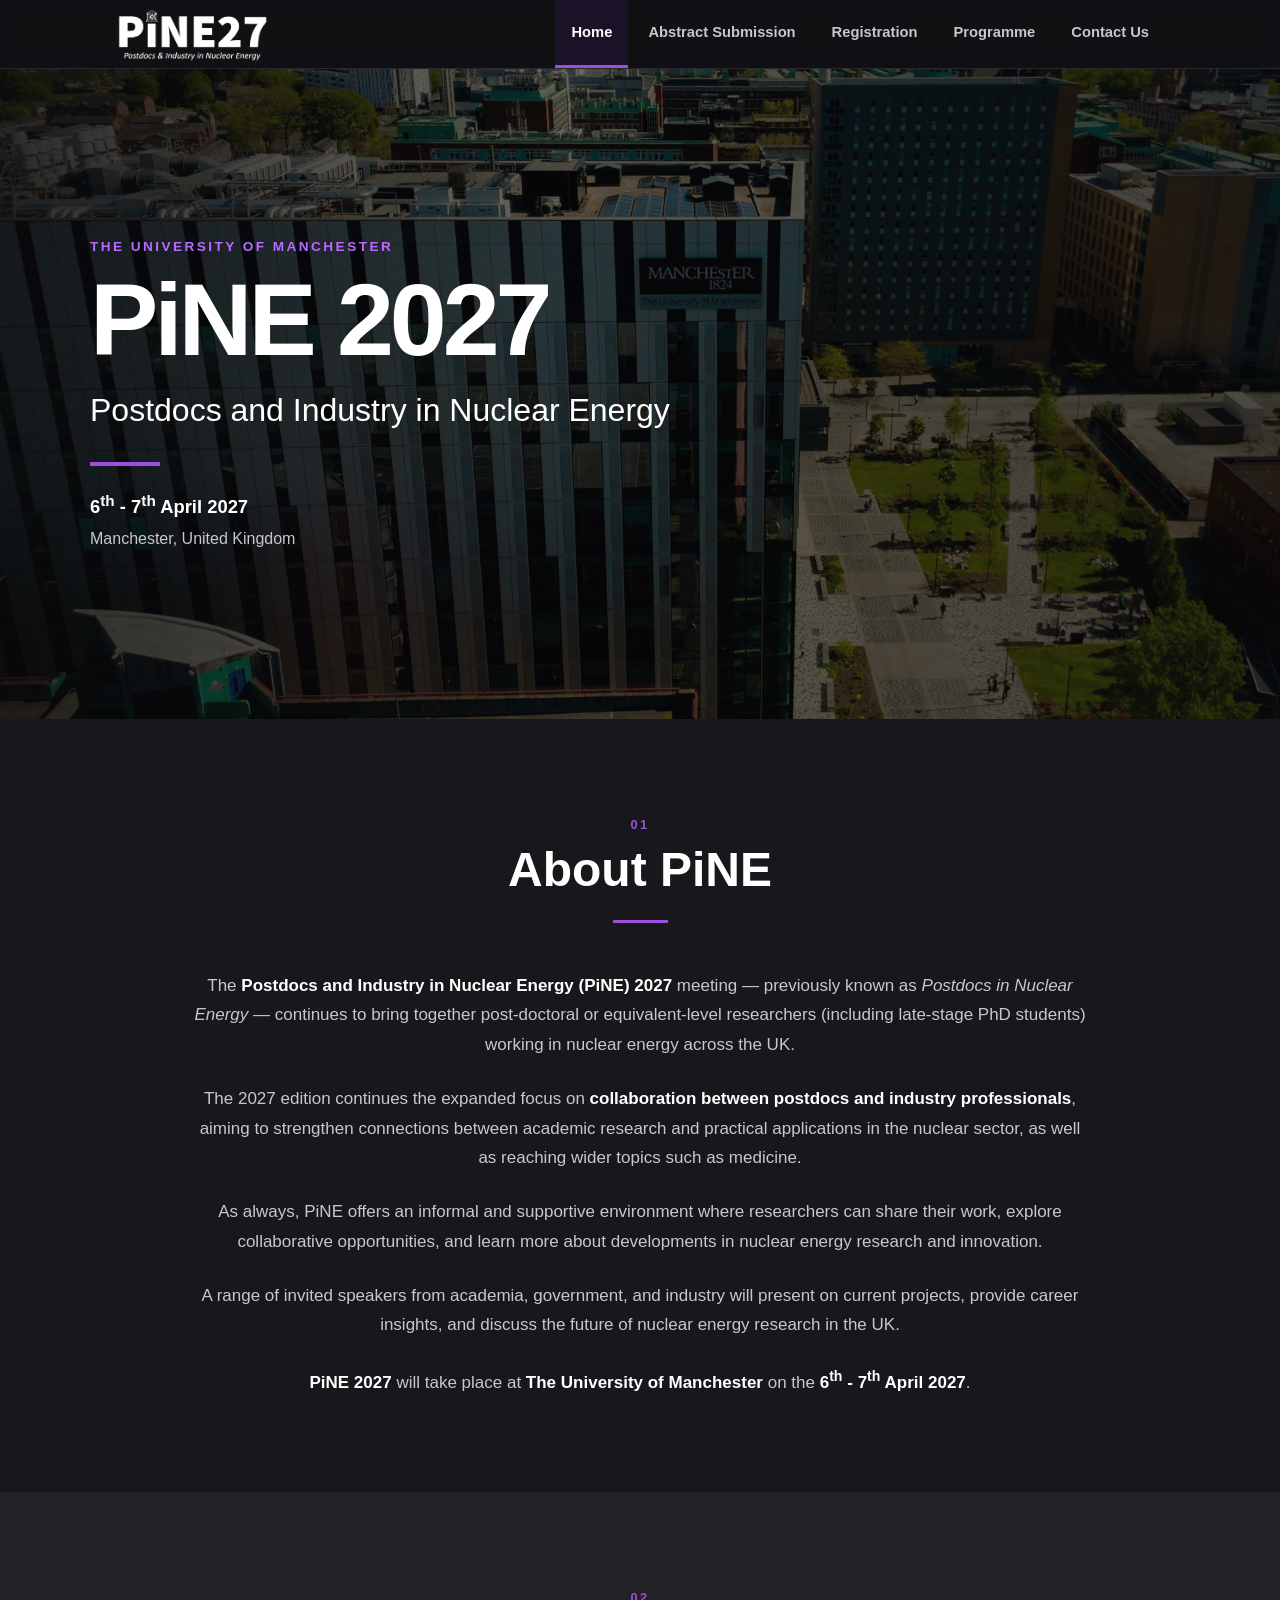
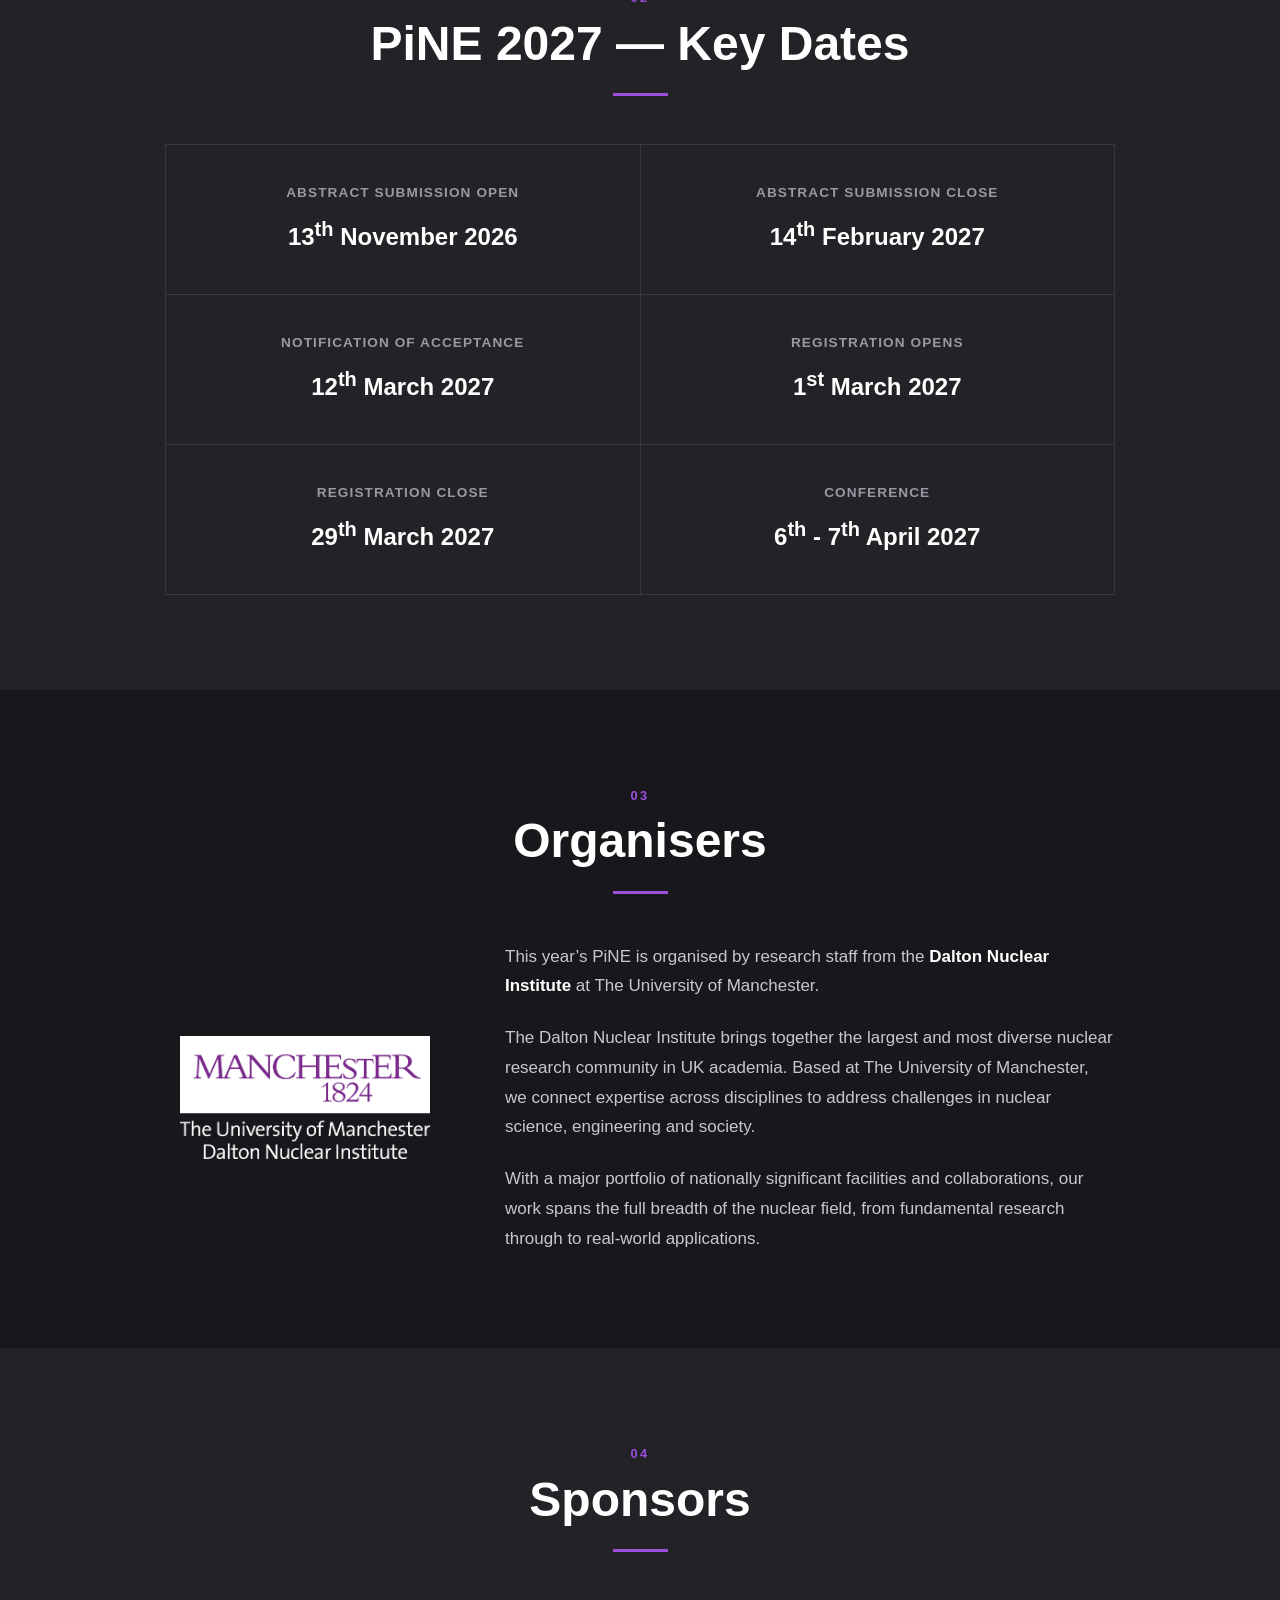
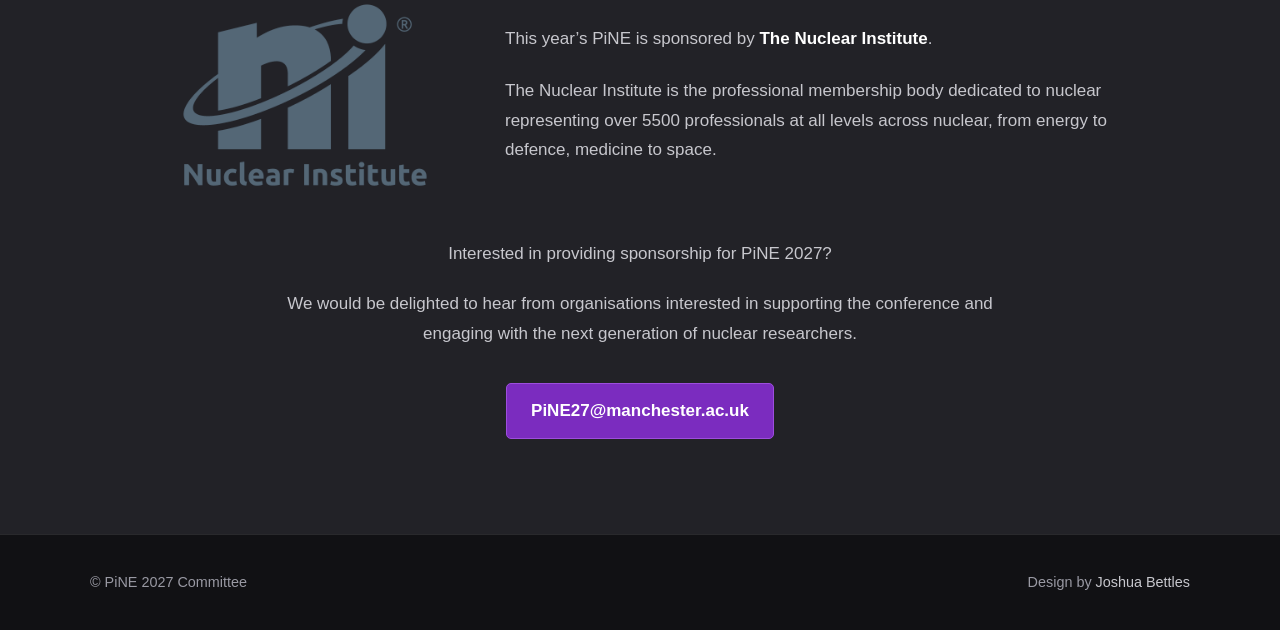
<file: index.html>
<!DOCTYPE html>
<html lang="en">

<head>
    <meta charset="UTF-8">

    <meta name="viewport" content="width=device-width, initial-scale=1.0">

    <title>PiNE 2027 | Postdocs and Industry in Nuclear Energy</title>

    <meta name="description"
          content="PiNE 2027 – Postdocs and Industry in Nuclear Energy. A UK conference bringing together postdoctoral researchers, academia, government and industry to share research and build collaborations in nuclear energy.">

    <meta name="google-site-verification"
          content="googlecc5c35e8d40e6871.html">
    <meta name="keywords"
          content="PiNE 2027, Postdocs and Industry in Nuclear Energy, nuclear energy conference, nuclear research conference, postdocs nuclear energy, nuclear industry UK, University of Manchester nuclear">

    <meta name="author" content="PiNE 2027 Committee">
    <meta name="robots" content="index, follow">
    <meta name="resource-type" content="document">
    <meta name="distribution" content="global">

    <link rel="canonical" href="https://pine2027.github.io/">

    <link rel="shortcut icon"
          type="image/png"
          href="/assets/Uni_logo.png">

    <link rel="stylesheet"
          type="text/css"
          media="all"
          href="/assets/main.css">

    <!-- Open Graph / social sharing -->
    <meta property="og:type" content="website">
    <meta property="og:title"
          content="PiNE 2027 | Postdocs and Industry in Nuclear Energy">
    <meta property="og:description"
          content="PiNE 2027 brings together postdoctoral researchers, academia, government and industry to share research and build collaborations across the nuclear energy sector.">
    <meta property="og:url" content="https://pine2027.github.io/">
    <meta property="og:image"
          content="https://pine2027.github.io/assets/banner.jpg">
    <meta property="og:site_name" content="PiNE 2027">

    <!-- Twitter / X -->
    <meta name="twitter:card" content="summary_large_image">
    <meta name="twitter:title"
          content="PiNE 2027 | Postdocs and Industry in Nuclear Energy">
    <meta name="twitter:description"
          content="Postdocs and Industry in Nuclear Energy – University of Manchester, 2027.">
    <meta name="twitter:image"
          content="https://pine2027.github.io/assets/banner.jpg">

    <!-- Conference structured data -->
    <script type="application/ld+json">
    {
        "@context": "https://schema.org",
        "@type": "Event",
        "name": "PiNE 2027 - Postdocs and Industry in Nuclear Energy",
        "description": "PiNE 2027 brings together postdoctoral and equivalent-level researchers, academia, government and industry professionals working across nuclear energy and related fields.",
        "eventStatus": "https://schema.org/EventScheduled",
        "eventAttendanceMode": "https://schema.org/OfflineEventAttendanceMode",
        "location": {
            "@type": "Place",
            "name": "The University of Manchester",
            "address": {
                "@type": "PostalAddress",
                "streetAddress": "Oxford Road",
                "addressLocality": "Manchester",
                "postalCode": "M13 9PL",
                "addressCountry": "GB"
            }
        },
        "organizer": {
            "@type": "Organization",
            "name": "Dalton Nuclear Institute",
            "url": "https://www.dalton.manchester.ac.uk/"
        },
        "url": "https://pine2027.github.io/"
    }
    </script>
</head>

<body>

    <!-- =========================
         STICKY NAVIGATION
         ========================= -->

    <nav class="navigation" aria-label="Main navigation">
        <div class="navigation-inner">

            <a class="nav-brand" href="/" aria-label="PiNE 2027 home">
                <img src="/assets/pine_logo.png" alt="PiNE 2027" class="nav-logo">
            </a>

            <div class="nav-links">
                <a class="current"
                   title="Conference Home Page"
                   href="/">
                    Home
                </a>

                <a title="Abstract Submission"
                   href="/abstract/">
                    Abstract Submission
                </a>

                <a title="Register for the Conference"
                   href="/registration/">
                    Registration
                </a>

                <a title="Conference Programme"
                   href="/programme/">
                    Programme
                </a>

                <a title="Contact information"
                   href="/contact/">
                    Contact Us
                </a>
            </div>

        </div>
    </nav>


    <!-- =========================
         FULL WIDTH HERO
         ========================= -->

    <header class="banner">

        <img src="/assets/banner.jpg"
             alt="PiNE 2027">

        <div class="banner-overlay"></div>

        <div class="banner-content">

            <p class="banner-label">
                THE UNIVERSITY OF MANCHESTER
            </p>

            <h1>
                PiNE 2027
            </h1>

            <p class="banner-title">
                Postdocs and Industry in Nuclear Energy
            </p>

            <div class="banner-divider"></div>

            <p class="banner-date">
                6<sup>th</sup> - 7<sup>th</sup> April 2027
            </p>

            <p class="banner-location">
                Manchester, United Kingdom
            </p>

        </div>

    </header>


    <main>

        <!-- =========================
             ABOUT
             ========================= -->

        <section class="section section-dark">

            <div class="content">

                <p class="section-number">01</p>

                <h2>About PiNE</h2>

                <div class="heading-line"></div>

                <div class="text-content">

                    <p>
                        The <strong>Postdocs and Industry in Nuclear Energy
                        (PiNE) 2027</strong> meeting — previously known as
                        <em>Postdocs in Nuclear Energy</em> — continues to bring
                        together post-doctoral or equivalent-level researchers (including late-stage PhD students)
                        working in nuclear energy across the UK.
                    </p>

                    <p>
                        The 2027 edition continues the expanded focus on
                        <strong>collaboration between postdocs and industry
                        professionals</strong>, aiming to strengthen connections
                        between academic research and practical applications in
                        the nuclear sector, as well as reaching wider topics
                        such as medicine.
                    </p>

                    <p>
                        As always, PiNE offers an informal and supportive
                        environment where researchers can share their work,
                        explore collaborative opportunities, and learn more
                        about developments in nuclear energy research and
                        innovation.
                    </p>

                    <p>
                        A range of invited speakers from academia, government,
                        and industry will present on current projects, provide
                        career insights, and discuss the future of nuclear
                        energy research in the UK.
                    </p>

                    <p>
                        <strong>PiNE 2027</strong> will take place at
                        <strong>The University of Manchester</strong> on the
                        <strong> 6<sup>th</sup> - 7<sup>th</sup> April 2027</strong>.
                    </p>

                </div>

            </div>

        </section>


        <!-- =========================
             KEY DATES
             ========================= -->

        <section class="section section-alt">

            <div class="content">

                <p class="section-number">02</p>

                <h2>PiNE 2027 — Key Dates</h2>

                <div class="heading-line"></div>

                <div class="dates">

                    <div class="date-item">
                        <span class="date-label">
                            Abstract Submission Open
                        </span>
                        <span class="date-value">
                            13<sup>th</sup> November 2026
                        </span>
                    </div>

                    <div class="date-item">
                        <span class="date-label">
                            Abstract Submission Close
                        </span>
                        <span class="date-value">
                            14<sup>th</sup> February 2027
                        </span>
                    </div>

                    <div class="date-item">
                        <span class="date-label">
                            Notification of Acceptance
                        </span>
                        <span class="date-value">
                            12<sup>th</sup> March 2027
                        </span>
                    </div>

                    <div class="date-item">
                        <span class="date-label">
                            Registration Opens
                        </span>
                        <span class="date-value">
                            1<sup>st</sup> March 2027
                        </span>
                    </div>

                    <div class="date-item">
                        <span class="date-label">
                            Registration Close
                        </span>
                        <span class="date-value">
                            29<sup>th</sup> March 2027
                        </span>
                    </div>

                    <div class="date-item">
                        <span class="date-label">
                            Conference
                        </span>
                        <span class="date-value">
                            6<sup>th</sup> - 7<sup>th</sup> April 2027
                        </span>
                    </div>

                </div>

            </div>

        </section>


        <!-- =========================
             ORGANISERS
             ========================= -->

        <section class="section section-dark">

            <div class="content">

                <p class="section-number">03</p>

                <h2>Organisers</h2>

                <div class="heading-line"></div>

                <div class="organiser">

                    <a href="https://www.dalton.manchester.ac.uk/"
                       target="_blank"
                       rel="noopener">

                        <img class="organiser-logo"
                             src="/assets/dalton-logo.png"
                             alt="Dalton Nuclear Institute logo">

                    </a>

                    <div class="organiser-text">

                        <p>
                            This year’s PiNE is organised by research staff
                            from the <strong>Dalton Nuclear Institute</strong>
                            at The University of Manchester.
                        </p>

                        <p>
                            The Dalton Nuclear Institute brings together the
                            largest and most diverse nuclear research community
                            in UK academia. Based at The University of Manchester,
                            we connect expertise across disciplines to address
                            challenges in nuclear science, engineering and
                            society.
                        </p>

                        <p>
                            With a major portfolio of nationally significant
                            facilities and collaborations, our work spans the
                            full breadth of the nuclear field, from fundamental
                            research through to real-world applications.
                        </p>

                    </div>

                </div>

            </div>

        </section>


        <!-- =========================
             SPONSORS
             ========================= -->

        <section class="section section-alt">

            <div class="content">

                <p class="section-number">04</p>

                <h2>Sponsors</h2>

                <div class="heading-line"></div>

                <div class="organiser">

                    <a href="https://www.dalton.manchester.ac.uk/"
                       target="_blank"
                       rel="noopener">

                        <img class="organiser-logo"
                             src="/assets/NI_logo.png"
                             alt="Nuclear Institute logo">

                    </a>

                    <div class="organiser-text">

                        <p>
                            This year’s PiNE is sponsored by <strong>The Nuclear Institute</strong>.
                        </p>

                        <p>
                            The Nuclear Institute is the professional membership body dedicated to nuclear representing
                            over 5500 professionals at all levels across nuclear, from energy to defence, medicine to space.
                        </p>
                        

                    </div>

                </div>

                <div class="sponsor-content">

                    <p style="margin-top: 50px;">
                        Interested in providing sponsorship for PiNE 2027?
                    </p>

                    <p>
                        We would be delighted to hear from organisations
                        interested in supporting the conference and engaging
                        with the next generation of nuclear researchers.
                    </p>

                    <a class="email-link"
                       href="mailto:PiNE27@manchester.ac.uk">
                        PiNE27@manchester.ac.uk
                    </a>

                </div>

            </div>

        </section>

    </main>


    <!-- =========================
         FOOTER
         ========================= -->

    <footer>

        <div class="footer-inner">

            <p>
                &copy; PiNE 2027 Committee
            </p>

            <p>
                Design by
                <a href="https://github.com/joshua-bettles"
                   target="_blank"
                   rel="noopener">
                    Joshua Bettles
                </a>
            </p>

        </div>

    </footer>

</body>
</html>
</file>
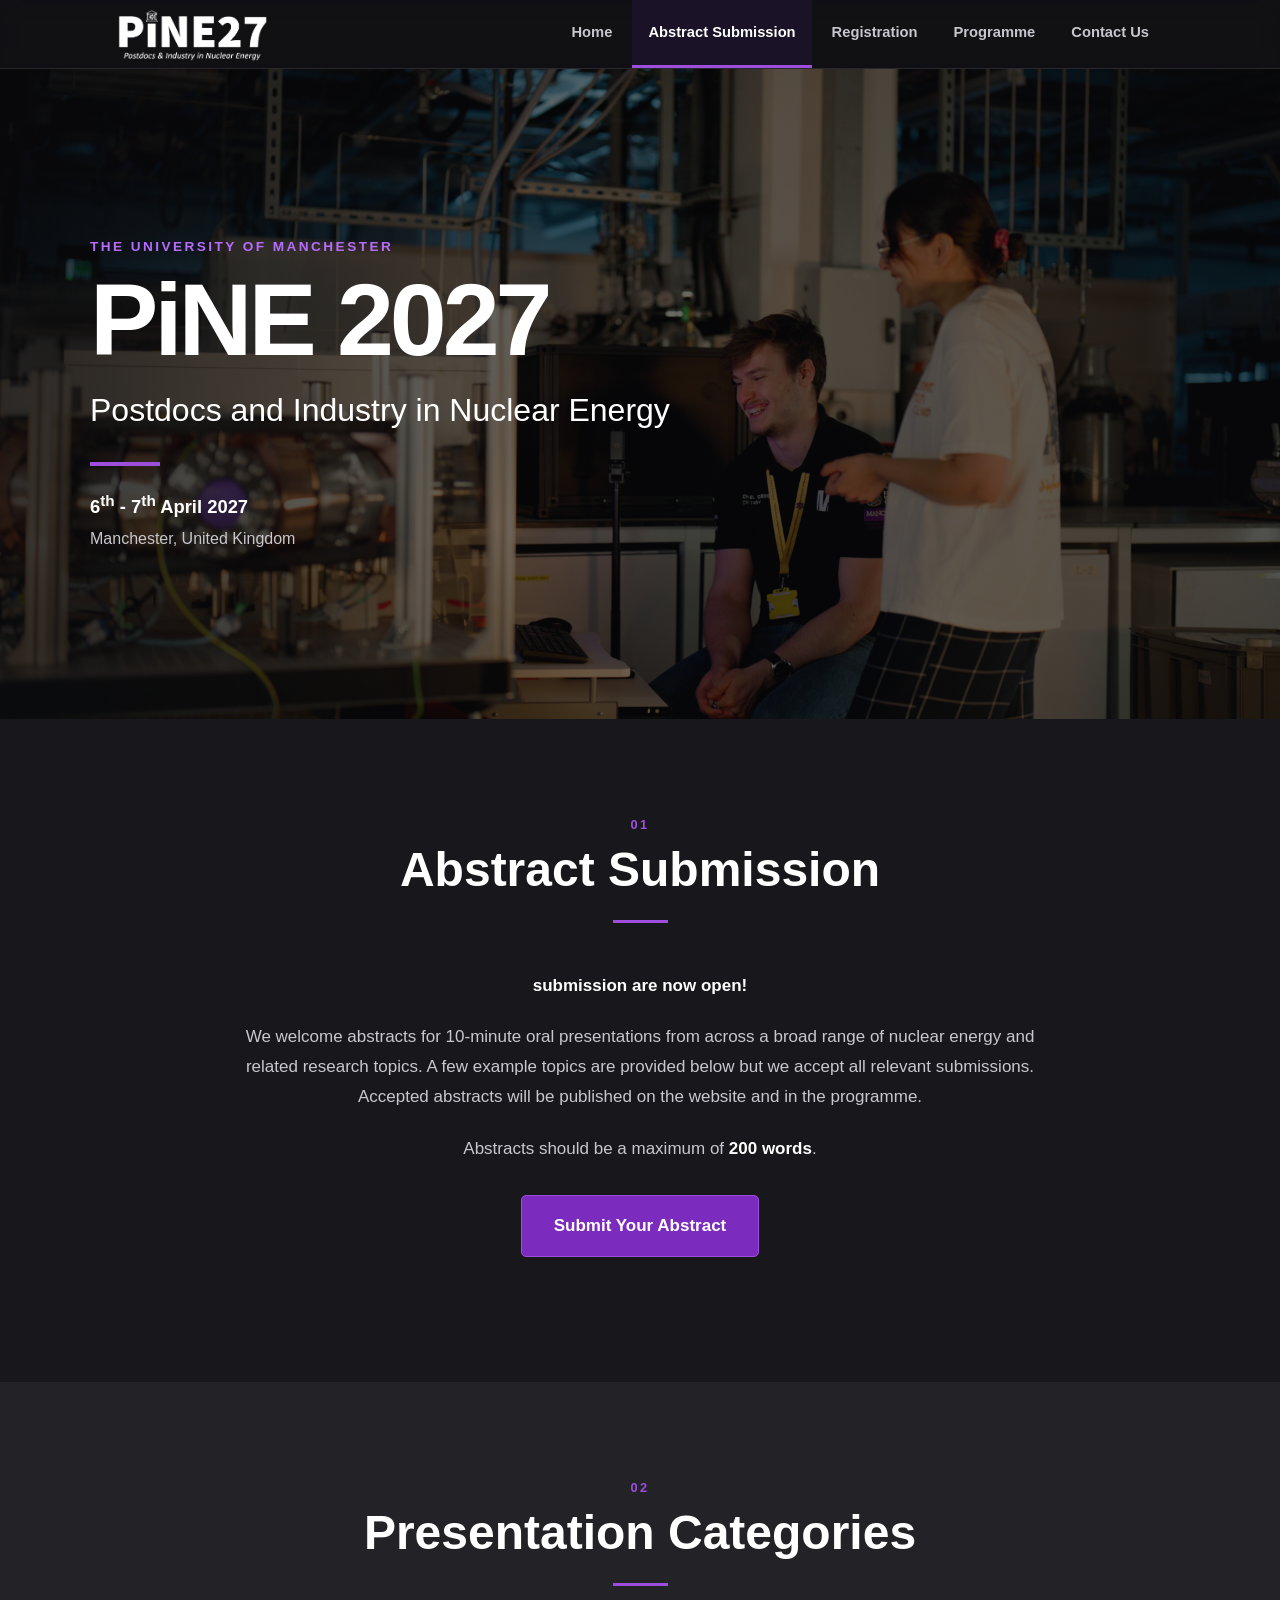
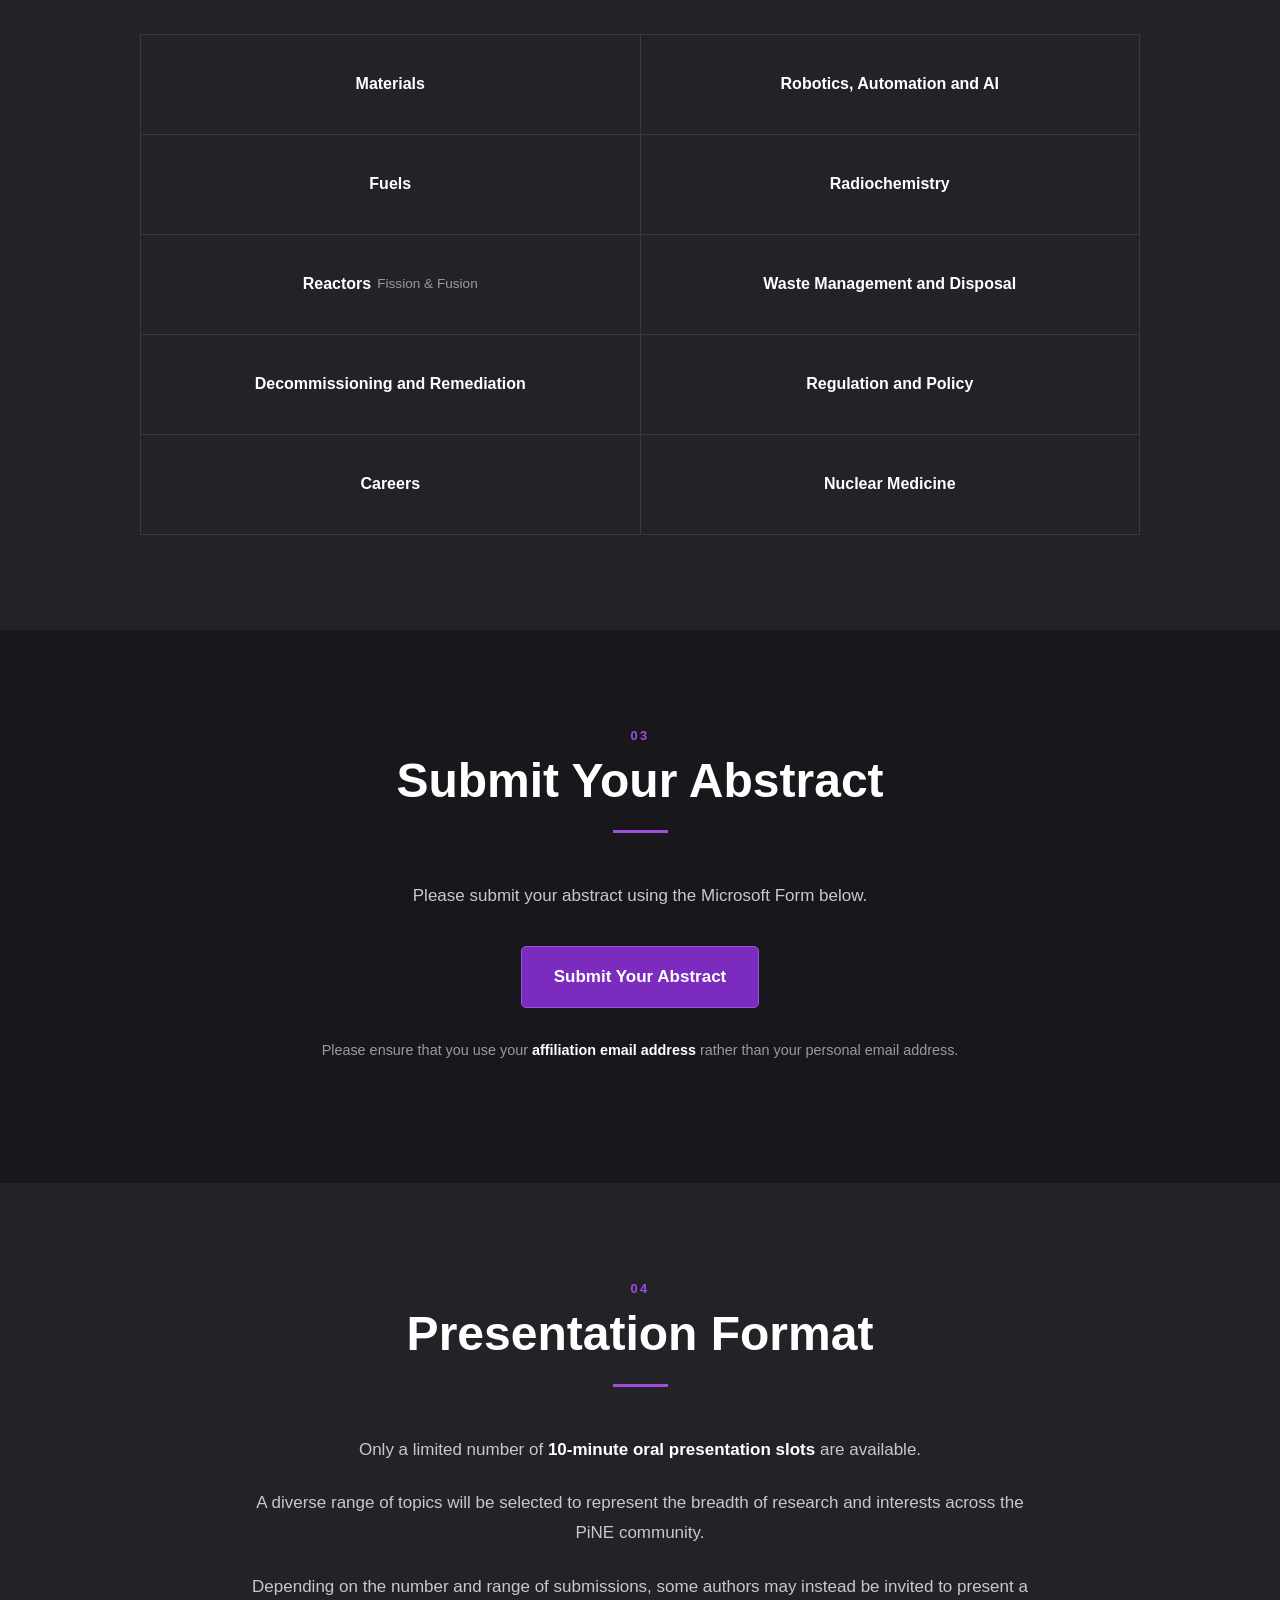
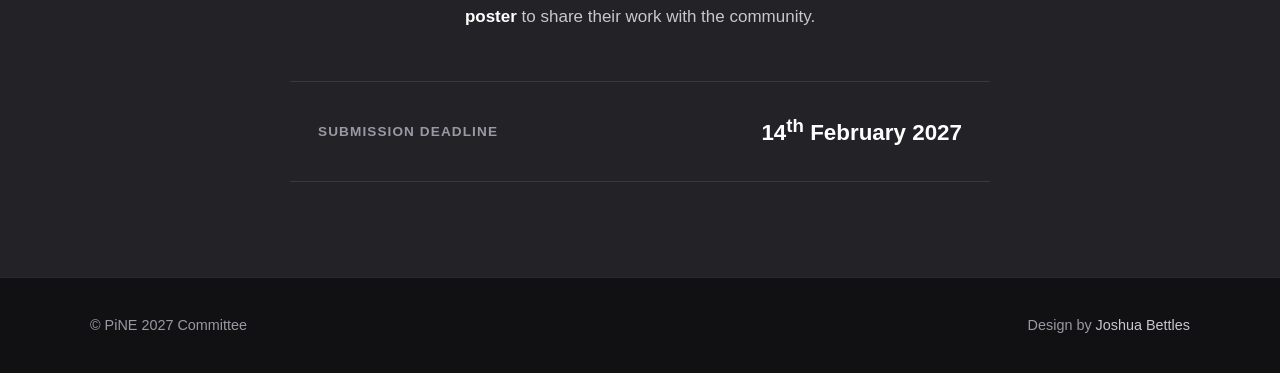
<file: abstract/index.html>
<!DOCTYPE html>
<html lang="en">

<head>
    <meta charset="UTF-8">

    <meta name="viewport" content="width=device-width, initial-scale=1.0">

    <title>PiNE 2027 | Abstract Submission</title>

    <meta name="description"
        content="Submit an abstract to PiNE 2027 – Postdocs and Industry in Nuclear Energy at The University of Manchester. Explore presentation categories and abstract submission requirements.">

    <meta name="keywords"
        content="PiNE 2027, abstract submission, nuclear energy conference, nuclear research, postdocs nuclear energy, University of Manchester">

    <meta name="author" content="PiNE 2027 Committee">
    <meta name="robots" content="index, follow">
    <meta name="resource-type" content="document">
    <meta name="distribution" content="global">

    <link rel="canonical" href="https://pine2027.github.io/abstract/">

    <link rel="shortcut icon" type="image/png" href="/assets/Uni_logo.png">

    <link rel="stylesheet" type="text/css" media="all" href="/assets/main.css">

    <!-- Open Graph -->
    <meta property="og:type" content="website">
    <meta property="og:title" content="PiNE 2027 | Abstract Submission">
    <meta property="og:description"
        content="Submit an abstract for PiNE 2027 – Postdocs and Industry in Nuclear Energy at The University of Manchester.">
    <meta property="og:url" content="https://pine2027.github.io/abstract/">
    <meta property="og:image" content="https://pine2027.github.io/assets/Fusion-Minimak-Michael-Aneeqa3.jpg">
    <meta property="og:site_name" content="PiNE 2027">

    <!-- Twitter / X -->
    <meta name="twitter:card" content="summary_large_image">
    <meta name="twitter:title" content="PiNE 2027 | Abstract Submission">
    <meta name="twitter:description"
        content="Abstract submission information for PiNE 2027 – Postdocs and Industry in Nuclear Energy.">
    <meta name="twitter:image" content="https://pine2027.github.io/assets/Fusion-Minimak-Michael-Aneeqa3.jpg">
</head>


<body>


    <!-- =====================================================
         STICKY NAVIGATION
         ===================================================== -->

    <nav class="navigation" aria-label="Main navigation">

        <div class="navigation-inner">

            <a class="nav-brand" href="/" aria-label="PiNE 2027 home">
                <img src="/assets/pine_logo.png" alt="PiNE 2027" class="nav-logo">
            </a>

            <div class="nav-links">

                <a title="Conference Home Page" href="/">
                    Home
                </a>

                <a class="current" title="Abstract Submission" href="/abstract/" aria-current="page">
                    Abstract Submission
                </a>

                <a title="Register for the Conference" href="/registration/">
                    Registration
                </a>

                <a title="Conference Programme" href="/programme/">
                    Programme
                </a>

                <a title="Contact information" href="/contact/">
                    Contact Us
                </a>

            </div>

        </div>

    </nav>


    <!-- =====================================================
         FULL WIDTH BANNER
         ===================================================== -->

    <header class="banner">

        <img src="/assets/Fusion-Minimak-Michael-Aneeqa3.jpg" alt="PiNE 2027">

        <div class="banner-overlay"></div>

        <div class="banner-content">

            <p class="banner-label">
                THE UNIVERSITY OF MANCHESTER
            </p>

            <h1>
                PiNE 2027
            </h1>

            <p class="banner-title">
                Postdocs and Industry in Nuclear Energy
            </p>

            <div class="banner-divider"></div>

            <p class="banner-date">
                6<sup>th</sup> - 7<sup>th</sup> April 2027
            </p>

            <p class="banner-location">
                Manchester, United Kingdom
            </p>

        </div>

    </header>


    <main>


        <!-- =================================================
             ABSTRACT SUBMISSION
             ================================================= -->

        <section class="section section-dark">

            <div class="content">

                <p class="section-number">
                    01
                </p>

                <h2>
                    Abstract Submission
                </h2>

                <div class="heading-line"></div>


                <div class="abstract-intro">

                    <p>
                        <strong> submission are now open!</strong>
                    </p>
                    <p>
                        We welcome abstracts for 10-minute oral presentations from across a
                        broad range of nuclear energy and related research
                        topics. A few example topics are provided below but we accept all relevant submissions. 
                        Accepted abstracts will be published on the website and in the programme.
                    </p>

                    <p>
                        Abstracts should be a maximum of
                        <strong>200 words</strong>.
                    </p>

                    <a class="submission-button"
                        href="https://forms.cloud.microsoft/Pages/ResponsePage.aspx?id=B8tSwU5hu0qBivA1z6kad7aTujPhSyNCtFLJXEMv8YRUM0FZMUpQNlpETTlRUjg2ODFEQjJZS0RQWi4u"
                        target="_blank" rel="noopener noreferrer">

                        Submit Your Abstract

                    </a>

                </div>

            </div>

        </section>


        <!-- =================================================
             CATEGORIES
             ================================================= -->

        <section class="section section-alt">

            <div class="content">

                <p class="section-number">
                    02
                </p>

                <h2>
                    Presentation Categories
                </h2>

                <div class="heading-line"></div>


                <div class="abstract-categories">

                    <div class="abstract-category">
                        Materials
                    </div>

                    <div class="abstract-category">
                        Robotics, Automation and AI
                    </div>

                    <div class="abstract-category">
                        Fuels
                    </div>

                    <div class="abstract-category">
                        Radiochemistry
                    </div>

                    <div class="abstract-category">
                        Reactors
                        <span>
                            Fission &amp; Fusion
                        </span>
                    </div>

                    <div class="abstract-category">
                        Waste Management and Disposal
                    </div>

                    <div class="abstract-category">
                        Decommissioning and Remediation
                    </div>

                    <div class="abstract-category">
                        Regulation and Policy
                    </div>

                    <div class="abstract-category">
                        Careers
                    </div>

                    <div class="abstract-category">
                        Nuclear Medicine
                    </div>

                </div>

            </div>

        </section>


        <!-- =================================================
             SUBMISSION
             ================================================= -->

        <section class="section section-dark">

            <div class="content">

                <p class="section-number">
                    03
                </p>

                <h2>
                    Submit Your Abstract
                </h2>

                <div class="heading-line"></div>


                <div class="abstract-submission">

                    <p>
                        Please submit your abstract using the Microsoft
                        Form below.
                    </p>


                    <!-- <div class="submission-status">
                        Submission form to be released
                    </div> -->


                    <!--
                    Uncomment once the Microsoft Form is available.
                    -->
                    <a class="submission-button"
                        href="https://forms.cloud.microsoft/Pages/ResponsePage.aspx?id=B8tSwU5hu0qBivA1z6kad7aTujPhSyNCtFLJXEMv8YRUM0FZMUpQNlpETTlRUjg2ODFEQjJZS0RQWi4u"
                        target="_blank" rel="noopener noreferrer">

                        Submit Your Abstract

                    </a>



                    <p class="submission-note">
                        Please ensure that you use your
                        <strong>affiliation email address</strong>
                        rather than your personal email address.
                    </p>

                </div>

            </div>

        </section>


        <!-- =================================================
             PRESENTATION FORMAT
             ================================================= -->

        <section class="section section-alt">

            <div class="content">

                <p class="section-number">
                    04
                </p>

                <h2>
                    Presentation Format
                </h2>

                <div class="heading-line"></div>


                <div class="presentation-content">

                    <p>
                        Only a limited number of
                        <strong>10-minute oral presentation slots</strong>
                        are available.
                    </p>

                    <p>
                        A diverse range of topics will be selected to
                        represent the breadth of research and interests
                        across the PiNE community.
                    </p>

                    <p>
                        Depending on the number and range of submissions,
                        some authors may instead be invited to present a
                        <strong>poster</strong> to share their work with
                        the community.
                    </p>

                </div>


                <div class="deadline">

                    <span class="deadline-label">
                        Submission Deadline
                    </span>

                    <span class="deadline-value">
                        14<sup>th</sup> February 2027
                    </span>

                </div>

            </div>

        </section>


        <!-- =================================================
             BURSARIES
             ================================================= -->

        <!--
        <section class="section section-dark">

            <div class="content">

                <p class="section-number">
                    05
                </p>

                <h2>
                    Travel Bursaries
                </h2>

                <div class="heading-line"></div>

                <div class="bursary-content">

                    <p>
                        We are delighted to announce that we will be
                        offering a limited number of bursaries of up to
                        £250 to cover travel and accommodation costs for
                        presenters at PiNE 2027.
                    </p>

                    <p>
                        If you are interested in applying, please complete
                        the additional section on the abstract submission
                        form.
                    </p>

                </div>

            </div>

        </section>
        -->


    </main>


    <!-- =====================================================
         FOOTER
         ===================================================== -->

    <footer>

        <div class="footer-inner">

            <p>
                &copy; PiNE 2027 Committee
            </p>

            <p>
                Design by
                <a href="https://github.com/joshua-bettles" target="_blank" rel="noopener">
                    Joshua Bettles
                </a>
            </p>

        </div>

    </footer>


</body>

</html>
</file>
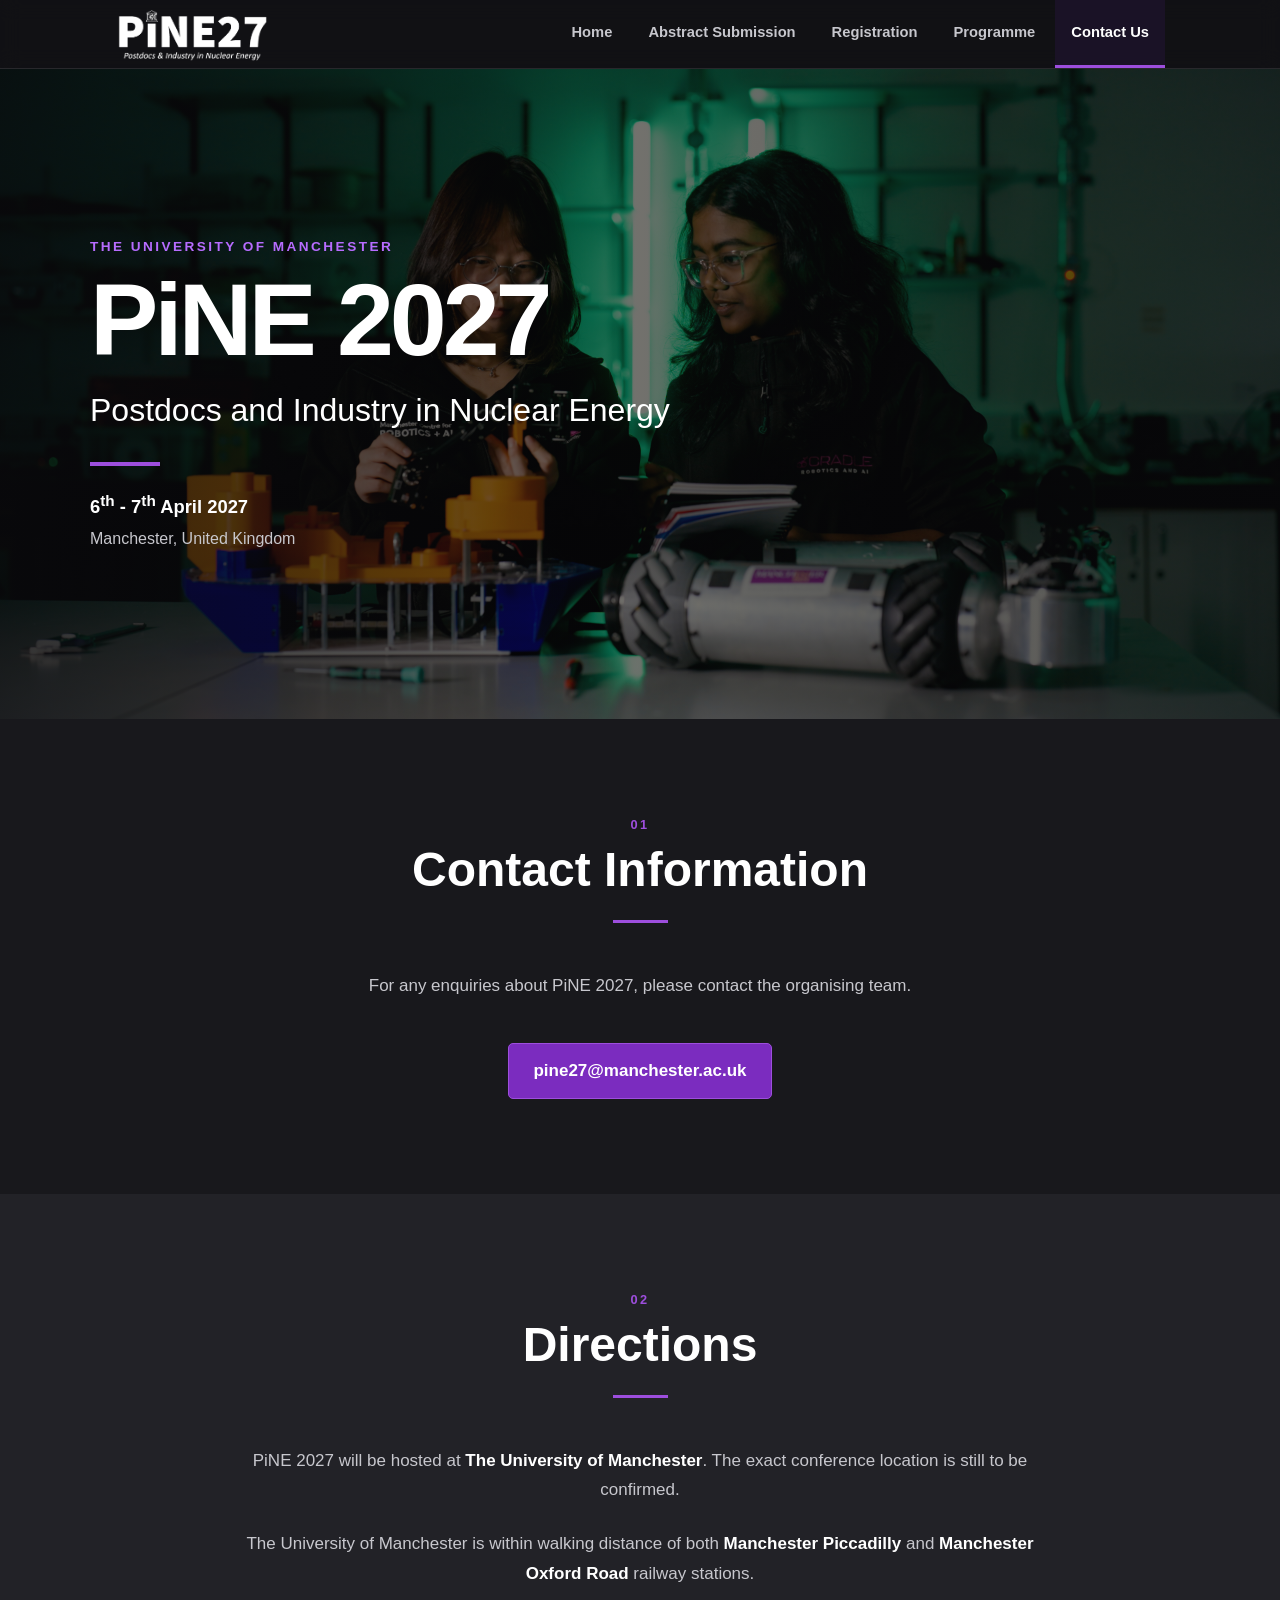
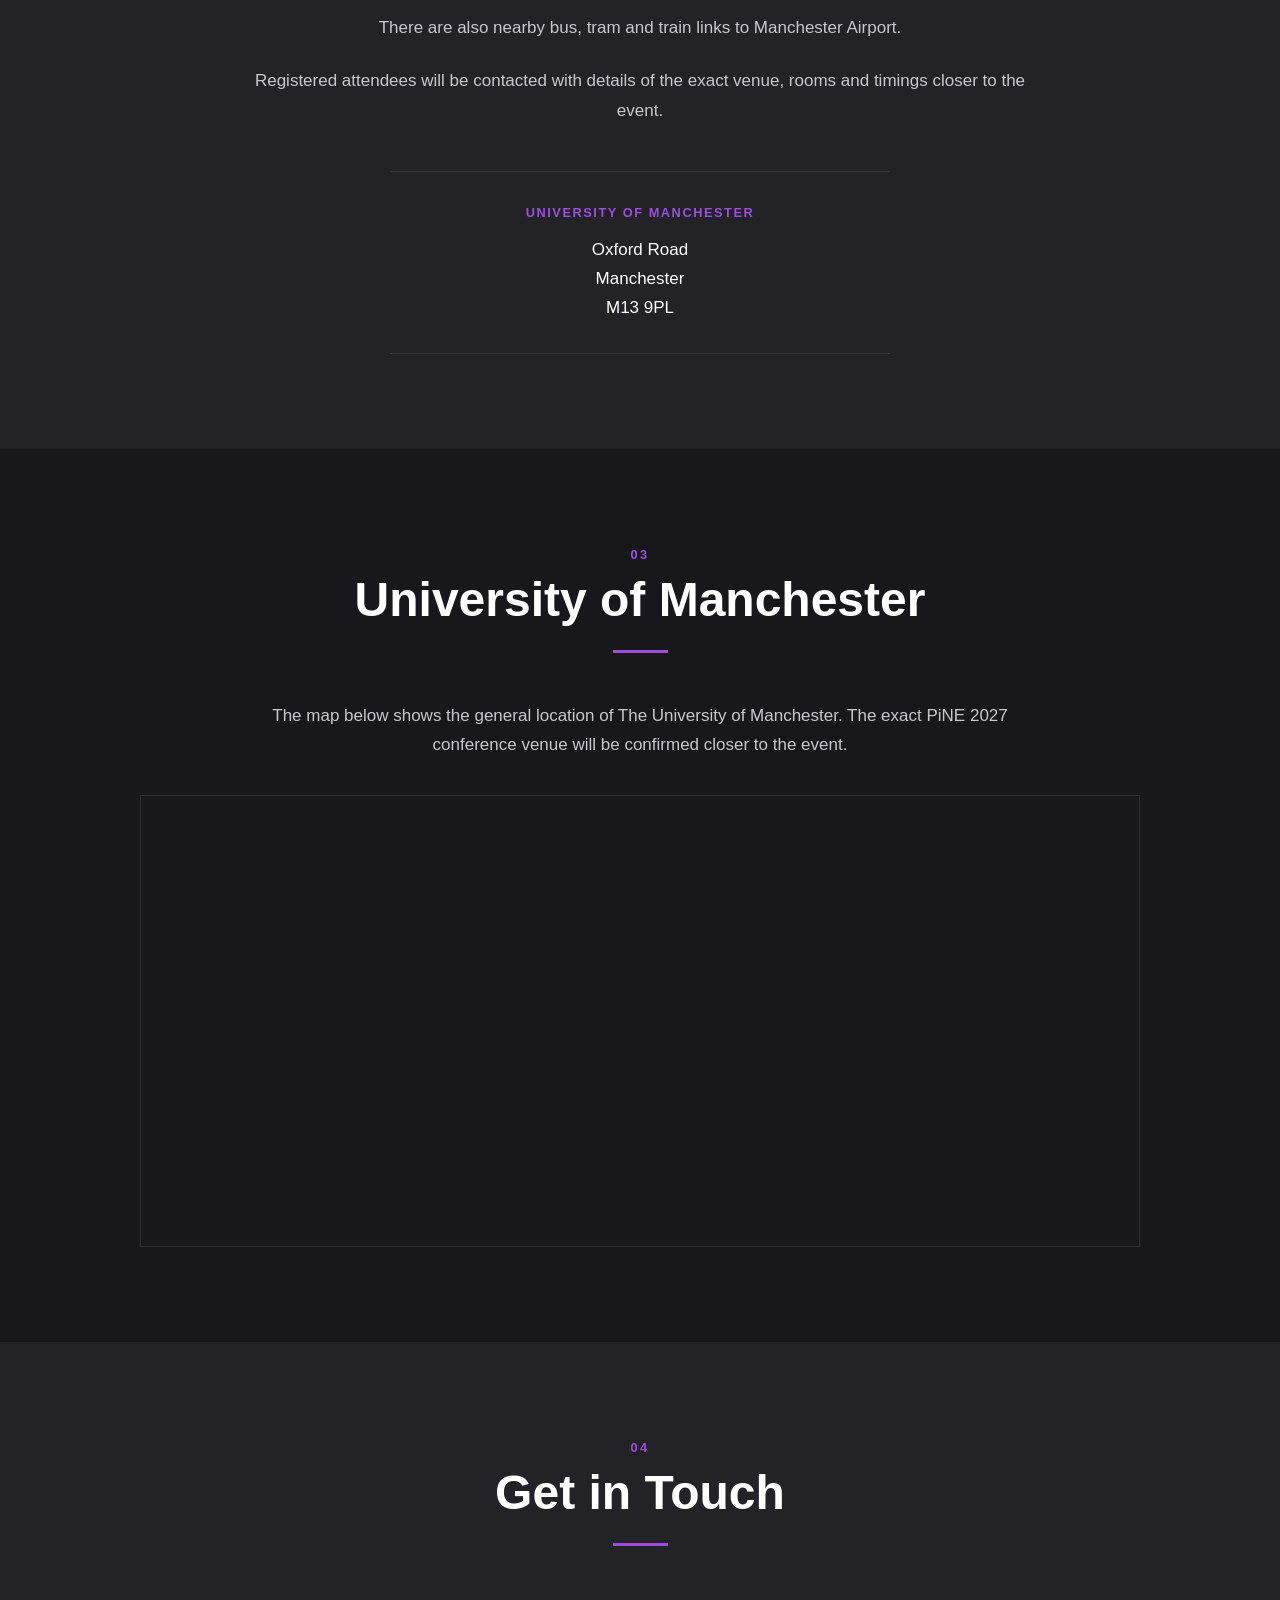
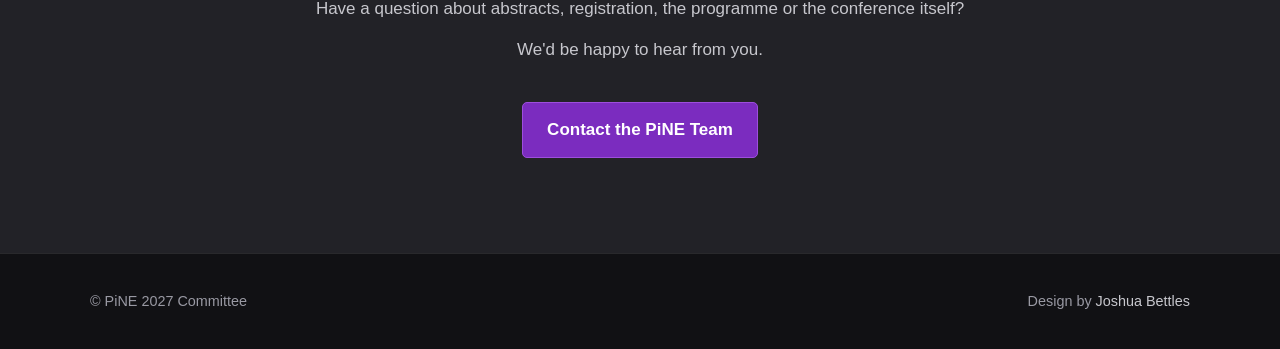
<file: contact/index.html>
<!DOCTYPE html>
<html lang="en">

<head>
    <meta charset="UTF-8">

    <meta name="viewport" content="width=device-width, initial-scale=1.0">

    <title>PiNE 2027 | Contact Us & Directions</title>

    <meta name="description"
        content="Contact PiNE 2027 – Postdocs and Industry in Nuclear Energy. Find contact information, venue details and directions to The University of Manchester.">

    <meta name="keywords"
        content="PiNE 2027, contact, directions, University of Manchester, nuclear energy conference, Manchester">

    <meta name="author" content="PiNE 2027 Committee">
    <meta name="robots" content="index, follow">
    <meta name="resource-type" content="document">
    <meta name="distribution" content="global">

    <link rel="canonical" href="https://pine2027.github.io/contact/">

    <link rel="shortcut icon" type="image/png" href="/assets/Uni_logo.png">

    <link rel="stylesheet" type="text/css" media="all" href="/assets/main.css">

    <!-- Open Graph -->
    <meta property="og:type" content="website">
    <meta property="og:title" content="PiNE 2027 | Contact Us & Directions">
    <meta property="og:description"
        content="Contact the PiNE 2027 organising team and find directions to The University of Manchester.">
    <meta property="og:url" content="https://pine2027.github.io/contact/">
    <meta property="og:image" content="https://pine2027.github.io/assets/Robotics-Serene-Divvya3.jpg">
    <meta property="og:site_name" content="PiNE 2027">

    <!-- Twitter / X -->
    <meta name="twitter:card" content="summary_large_image">
    <meta name="twitter:title" content="PiNE 2027 | Contact Us & Directions">
    <meta name="twitter:description"
        content="Contact information and directions for PiNE 2027 – Postdocs and Industry in Nuclear Energy.">
    <meta name="twitter:image" content="https://pine2027.github.io/assets/Robotics-Serene-Divvya3.jpg">
</head>


<body>


    <!-- =====================================================
         STICKY NAVIGATION
         ===================================================== -->

    <nav class="navigation" aria-label="Main navigation">

        <div class="navigation-inner">

            <a class="nav-brand" href="/" aria-label="PiNE 2027 home">
                <img src="/assets/pine_logo.png" alt="PiNE 2027" class="nav-logo">
            </a>

            <div class="nav-links">

                <a title="Conference Home Page" href="/">
                    Home
                </a>

                <a title="Conference Abstract Submission" href="/abstract/">
                    Abstract Submission
                </a>

                <a title="Register for the Conference" href="/registration/">
                    Registration
                </a>

                <a title="Conference Programme" href="/programme/">
                    Programme
                </a>

                <a class="current" title="Contact information" href="/contact/" aria-current="page">
                    Contact Us
                </a>

            </div>

        </div>

    </nav>


    <!-- =====================================================
         FULL WIDTH BANNER
         ===================================================== -->

    <header class="banner">

        <img src="/assets/Robotics-Serene-Divvya3.jpg" alt="PiNE 2027 - Postdocs and Industry in Nuclear Energy">

        <div class="banner-overlay"></div>

        <div class="banner-content">

            <p class="banner-label">
                THE UNIVERSITY OF MANCHESTER
            </p>

            <h1>
                PiNE 2027
            </h1>

            <p class="banner-title">
                Postdocs and Industry in Nuclear Energy
            </p>

            <div class="banner-divider"></div>

            <p class="banner-date">
                6<sup>th</sup> - 7<sup>th</sup> April 2027
            </p>

            <p class="banner-location">
                Manchester, United Kingdom
            </p>

        </div>

    </header>


    <main>


        <!-- =================================================
             CONTACT
             ================================================= -->

        <section class="section section-dark">

            <div class="content">

                <p class="section-number">
                    01
                </p>

                <h2>
                    Contact Information
                </h2>

                <div class="heading-line"></div>


                <div class="contact-content">

                    <p>
                        For any enquiries about PiNE 2027, please
                        contact the organising team.
                    </p>

                    <a class="email-link" href="mailto:pine27@manchester.ac.uk">

                        pine27@manchester.ac.uk

                    </a>

                </div>

            </div>

        </section>


        <!-- =================================================
             DIRECTIONS
             ================================================= -->

        <section class="section section-alt">

            <div class="content">

                <p class="section-number">
                    02
                </p>

                <h2>
                    Directions
                </h2>

                <div class="heading-line"></div>


                <div class="directions-content">

                    <p>
                        PiNE 2027 will be hosted at
                        <strong>The University of Manchester</strong>.
                        The exact conference location is still to be
                        confirmed.
                    </p>

                    <p>
                        The University of Manchester is within walking
                        distance of both
                        <strong>Manchester Piccadilly</strong> and
                        <strong>Manchester Oxford Road</strong>
                        railway stations.
                    </p>

                    <p>
                        There are also nearby bus, tram and train links
                        to Manchester Airport.
                    </p>

                    <p>
                        Registered attendees will be contacted with
                        details of the exact venue, rooms and timings
                        closer to the event.
                    </p>

                </div>


                <!-- Address -->

                <div class="address">

                    <span class="address-label">
                        University of Manchester
                    </span>

                    <address>
                        Oxford Road<br>
                        Manchester<br>
                        M13 9PL
                    </address>

                </div>

            </div>

        </section>


        <!-- =================================================
             MAP
             ================================================= -->

        <section class="section section-dark">

            <div class="content">

                <p class="section-number">
                    03
                </p>

                <h2>
                    University of Manchester
                </h2>

                <div class="heading-line"></div>


                <div class="map-content">

                    <p>
                        The map below shows the general location of
                        The University of Manchester. The exact PiNE
                        2027 conference venue will be confirmed closer
                        to the event.
                    </p>


                    <div class="map-wrapper">
                        <iframe
                            src="https://www.google.com/maps/embed?pb=!1m18!1m12!1m3!1d2375.079713046844!2d-2.2330802223892987!3d53.46703546568523!2m3!1f0!2f0!3f0!3m2!1i1024!2i768!4f13.1!3m3!1m2!1s0x487bb1c10f46f629%3A0x32a4960bffcc5114!2sSchuster%20Building!5e0!3m2!1sen!2suk!4v1793021942735!5m2!1sen!2suk"
                            width="600" height="450" style="border:0;" allowfullscreen="" loading="lazy"  title="Map showing The University of Manchester"
                            referrerpolicy="no-referrer-when-downgrade"></iframe>
                    </div>

                </div>

            </div>

        </section>


        <!-- =================================================
             GET IN TOUCH
             ================================================= -->

        <section class="section section-alt">

            <div class="content">

                <p class="section-number">
                    04
                </p>

                <h2>
                    Get in Touch
                </h2>

                <div class="heading-line"></div>


                <div class="contact-final">

                    <p>
                        Have a question about abstracts, registration,
                        the programme or the conference itself?
                    </p>

                    <p>
                        We'd be happy to hear from you.
                    </p>

                    <a class="email-link" href="mailto:pine27@manchester.ac.uk">

                        Contact the PiNE Team

                    </a>

                </div>

            </div>

        </section>


    </main>


    <!-- =====================================================
         FOOTER
         ===================================================== -->

    <footer>

        <div class="footer-inner">

            <p>
                &copy; PiNE 2027 Committee
            </p>

            <p>
                Design by
                <a href="https://github.com/joshua-bettles" target="_blank" rel="noopener">
                    Joshua Bettles
                </a>
            </p>

        </div>

    </footer>


</body>

</html>
</file>
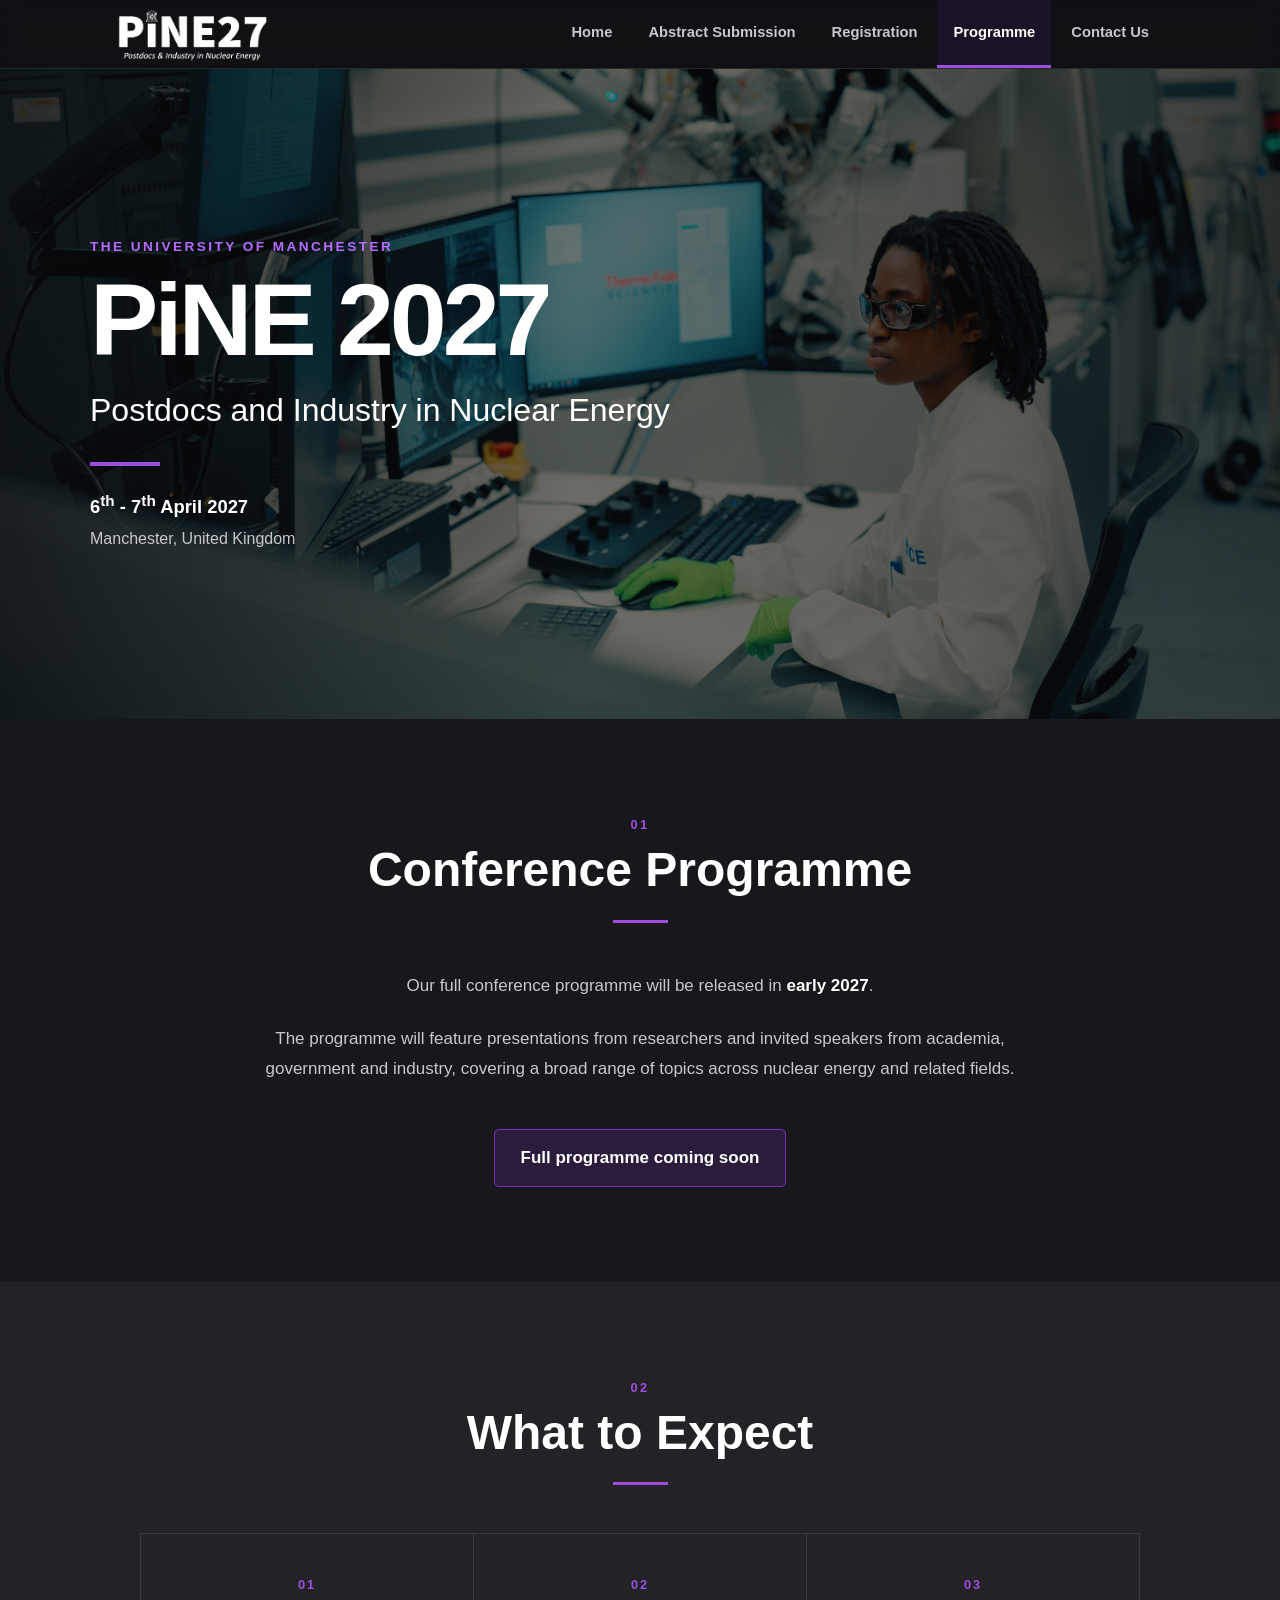
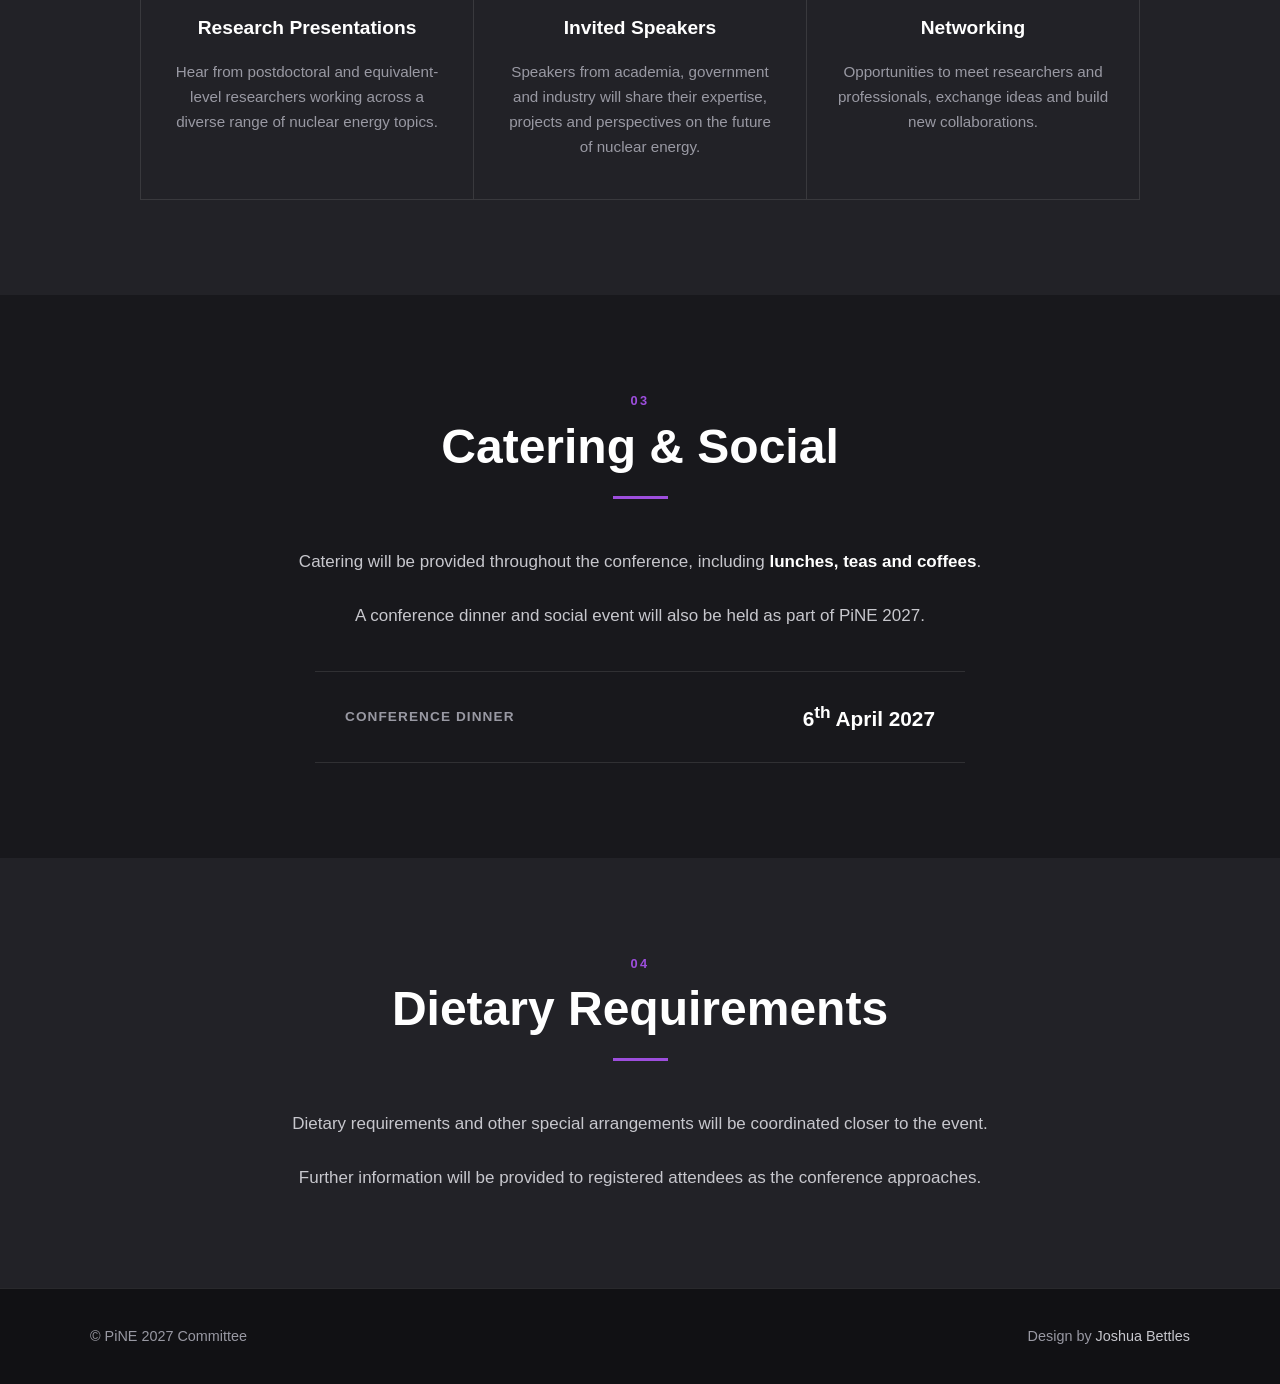
<file: programme/index.html>
<!DOCTYPE html>
<html lang="en">

<head>
    <meta charset="UTF-8">

    <meta name="viewport" content="width=device-width, initial-scale=1.0">

    <title>PiNE 2027 | Conference Programme</title>

    <meta name="description"
          content="PiNE 2027 conference programme. Find information about talks, presentations, catering and the conference dinner at The University of Manchester.">

    <meta name="keywords"
          content="PiNE 2027, conference programme, nuclear energy conference, nuclear research, postdocs, University of Manchester">

    <meta name="author" content="PiNE 2027 Committee">
    <meta name="robots" content="index, follow">
    <meta name="resource-type" content="document">
    <meta name="distribution" content="global">

    <link rel="canonical"
          href="https://pine2027.github.io/programme/">

    <link rel="shortcut icon"
          type="image/png"
          href="/assets/Uni_logo.png">

    <link rel="stylesheet"
          type="text/css"
          media="all"
          href="/assets/main.css">

    <!-- Open Graph -->
    <meta property="og:type" content="website">
    <meta property="og:title"
          content="PiNE 2027 | Conference Programme">
    <meta property="og:description"
          content="Programme information for PiNE 2027 – Postdocs and Industry in Nuclear Energy at The University of Manchester.">
    <meta property="og:url"
          content="https://pine2027.github.io/programme/">
    <meta property="og:image"
          content="https://pine2027.github.io/assets/Microscopes-Royce-Inez4.jpg">
    <meta property="og:site_name"
          content="PiNE 2027">

    <!-- Twitter / X -->
    <meta name="twitter:card"
          content="summary_large_image">
    <meta name="twitter:title"
          content="PiNE 2027 | Conference Programme">
    <meta name="twitter:description"
          content="Programme information for PiNE 2027 – Postdocs and Industry in Nuclear Energy.">
    <meta name="twitter:image"
          content="https://pine2027.github.io/assets/Microscopes-Royce-Inez4.jpg">
</head>


<body>


    <!-- =====================================================
         STICKY NAVIGATION
         ===================================================== -->

    <nav class="navigation" aria-label="Main navigation">

        <div class="navigation-inner">

            <a class="nav-brand" href="/" aria-label="PiNE 2027 home">
                <img src="/assets/pine_logo.png" alt="PiNE 2027" class="nav-logo">
            </a>

            <div class="nav-links">

                <a title="Conference Home Page"
                   href="/">
                    Home
                </a>

                <a title="Conference Abstract Submission"
                   href="/abstract/">
                    Abstract Submission
                </a>

                <a title="Register for the Conference"
                   href="/registration/">
                    Registration
                </a>

                <a class="current"
                   title="Conference Programme"
                   href="/programme/"
                   aria-current="page">
                    Programme
                </a>

                <a title="Contact information"
                   href="/contact/">
                    Contact Us
                </a>

            </div>

        </div>

    </nav>


    <!-- =====================================================
         FULL WIDTH BANNER
         ===================================================== -->

    <header class="banner">

        <img src="/assets/Microscopes-Royce-Inez4.jpg"
             alt="PiNE 2027 - Postdocs and Industry in Nuclear Energy">

        <div class="banner-overlay"></div>

        <div class="banner-content">

            <p class="banner-label">
                THE UNIVERSITY OF MANCHESTER
            </p>

            <h1>
                PiNE 2027
            </h1>

            <p class="banner-title">
                Postdocs and Industry in Nuclear Energy
            </p>

            <div class="banner-divider"></div>

            <p class="banner-date">
                6<sup>th</sup> - 7<sup>th</sup> April 2027
            </p>

            <p class="banner-location">
                Manchester, United Kingdom
            </p>

        </div>

    </header>


    <main>


        <!-- =================================================
             PROGRAMME
             ================================================= -->

        <section class="section section-dark">

            <div class="content">

                <p class="section-number">
                    01
                </p>

                <h2>
                    Conference Programme
                </h2>

                <div class="heading-line"></div>


                <div class="programme-intro">

                    <p>
                        Our full conference programme will be released
                        in <strong>early 2027</strong>.
                    </p>

                    <p>
                        The programme will feature presentations from
                        researchers and invited speakers from academia,
                        government and industry, covering a broad range
                        of topics across nuclear energy and related fields.
                    </p>

                </div>


                <div class="programme-status">
                    Full programme coming soon
                </div>

            </div>

        </section>


        <!-- =================================================
             WHAT TO EXPECT
             ================================================= -->

        <section class="section section-alt">

            <div class="content">

                <p class="section-number">
                    02
                </p>

                <h2>
                    What to Expect
                </h2>

                <div class="heading-line"></div>


                <div class="programme-items">

                    <div class="programme-item">

                        <div class="programme-item-number">
                            01
                        </div>

                        <h3>
                            Research Presentations
                        </h3>

                        <p>
                            Hear from postdoctoral and equivalent-level
                            researchers working across a diverse range
                            of nuclear energy topics.
                        </p>

                    </div>


                    <div class="programme-item">

                        <div class="programme-item-number">
                            02
                        </div>

                        <h3>
                            Invited Speakers
                        </h3>

                        <p>
                            Speakers from academia, government and
                            industry will share their expertise,
                            projects and perspectives on the future
                            of nuclear energy.
                        </p>

                    </div>


                    <div class="programme-item">

                        <div class="programme-item-number">
                            03
                        </div>

                        <h3>
                            Networking
                        </h3>

                        <p>
                            Opportunities to meet researchers and
                            professionals, exchange ideas and build
                            new collaborations.
                        </p>

                    </div>

                </div>

            </div>

        </section>


        <!-- =================================================
             CATERING
             ================================================= -->

        <section class="section section-dark">

            <div class="content">

                <p class="section-number">
                    03
                </p>

                <h2>
                    Catering &amp; Social
                </h2>

                <div class="heading-line"></div>


                <div class="catering-content">

                    <p>
                        Catering will be provided throughout the conference,
                        including <strong>lunches, teas and coffees</strong>.
                    </p>

                    <p>
                        A conference dinner and social event will also be
                        held as part of PiNE 2027.
                    </p>

                    <div class="dinner-date">

                        <span>
                            Conference Dinner
                        </span>

                        <strong>
                            6<sup>th</sup> April 2027
                        </strong>

                    </div>

                </div>

            </div>

        </section>


        <!-- =================================================
             DIETARY REQUIREMENTS
             ================================================= -->

        <section class="section section-alt">

            <div class="content">

                <p class="section-number">
                    04
                </p>

                <h2>
                    Dietary Requirements
                </h2>

                <div class="heading-line"></div>


                <div class="dietary-content">

                    <p>
                        Dietary requirements and other special arrangements
                        will be coordinated closer to the event.
                    </p>

                    <p>
                        Further information will be provided to registered
                        attendees as the conference approaches.
                    </p>

                </div>

            </div>

        </section>


    </main>


    <!-- =====================================================
         FOOTER
         ===================================================== -->

    <footer>

        <div class="footer-inner">

            <p>
                &copy; PiNE 2027 Committee
            </p>

            <p>
                Design by
                <a href="https://github.com/joshua-bettles"
                   target="_blank"
                   rel="noopener">
                    Joshua Bettles
                </a>
            </p>

        </div>

    </footer>


</body>
</html>
</file>
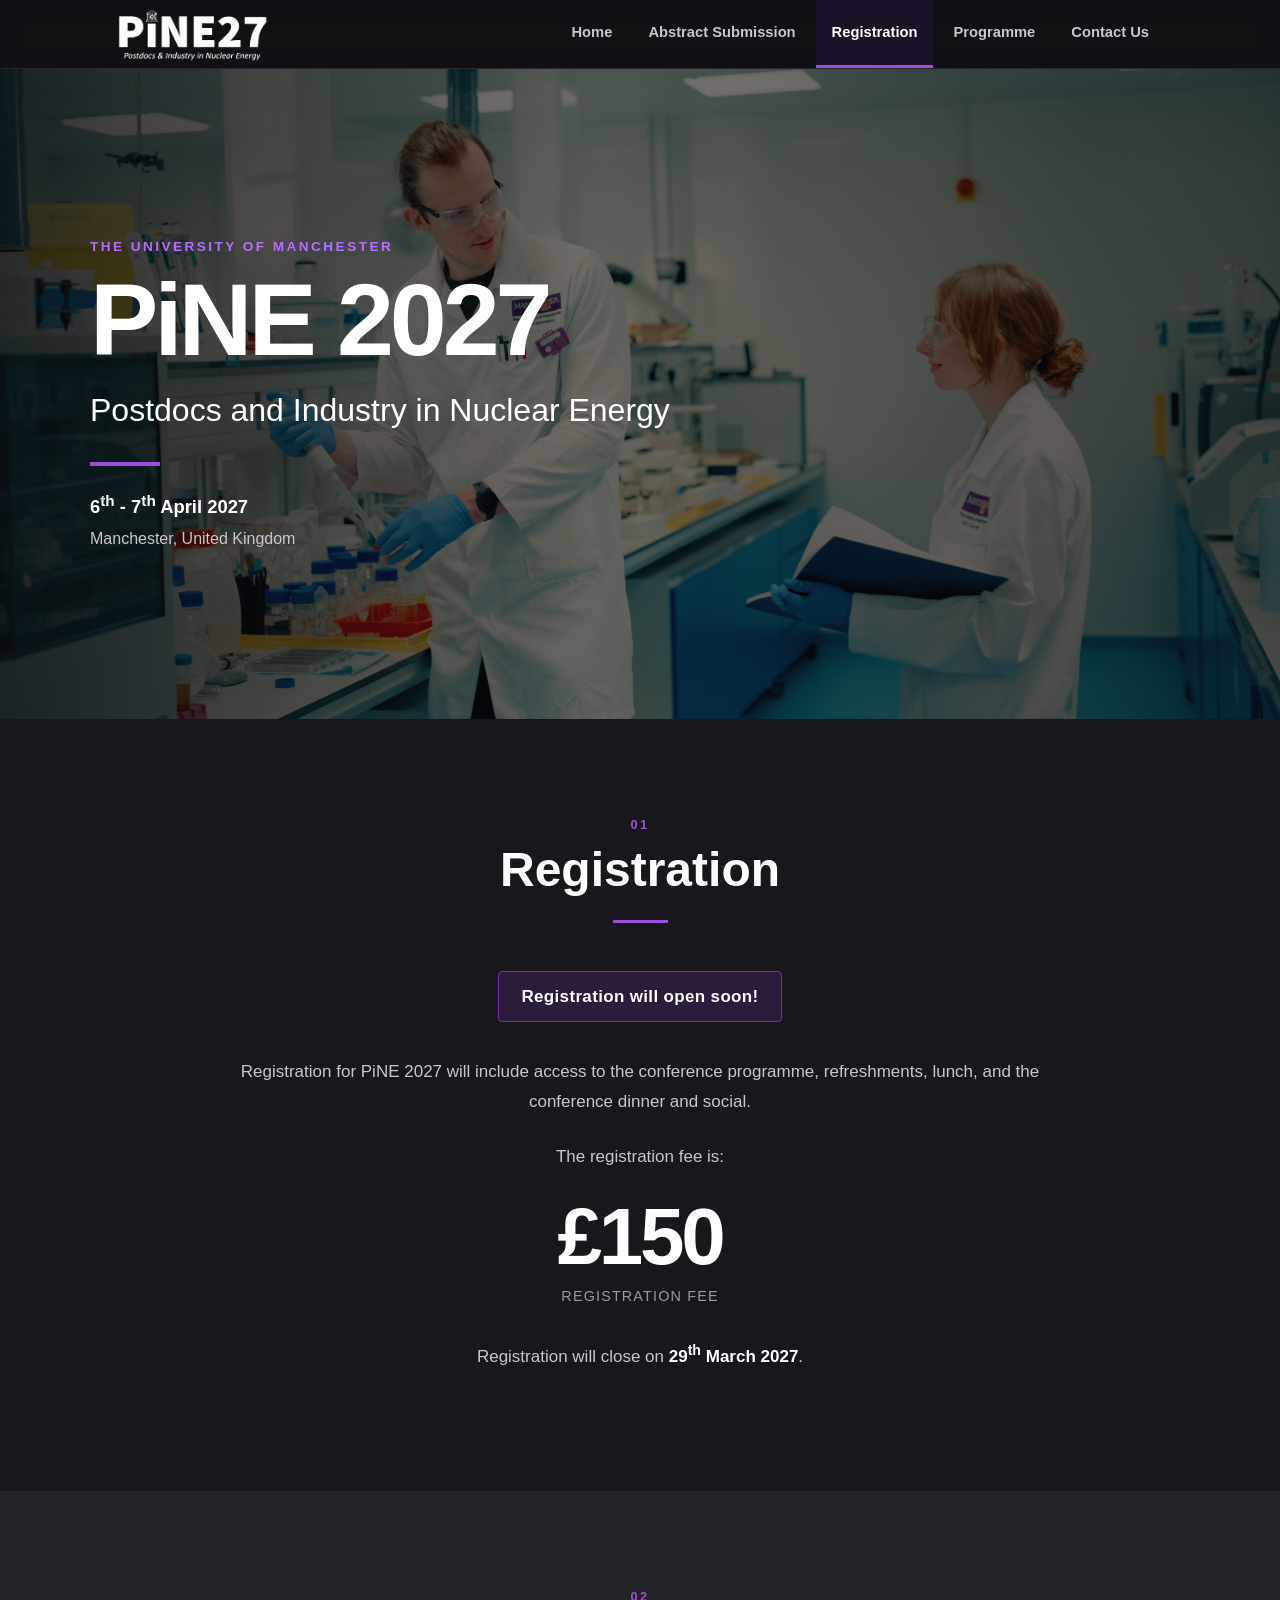
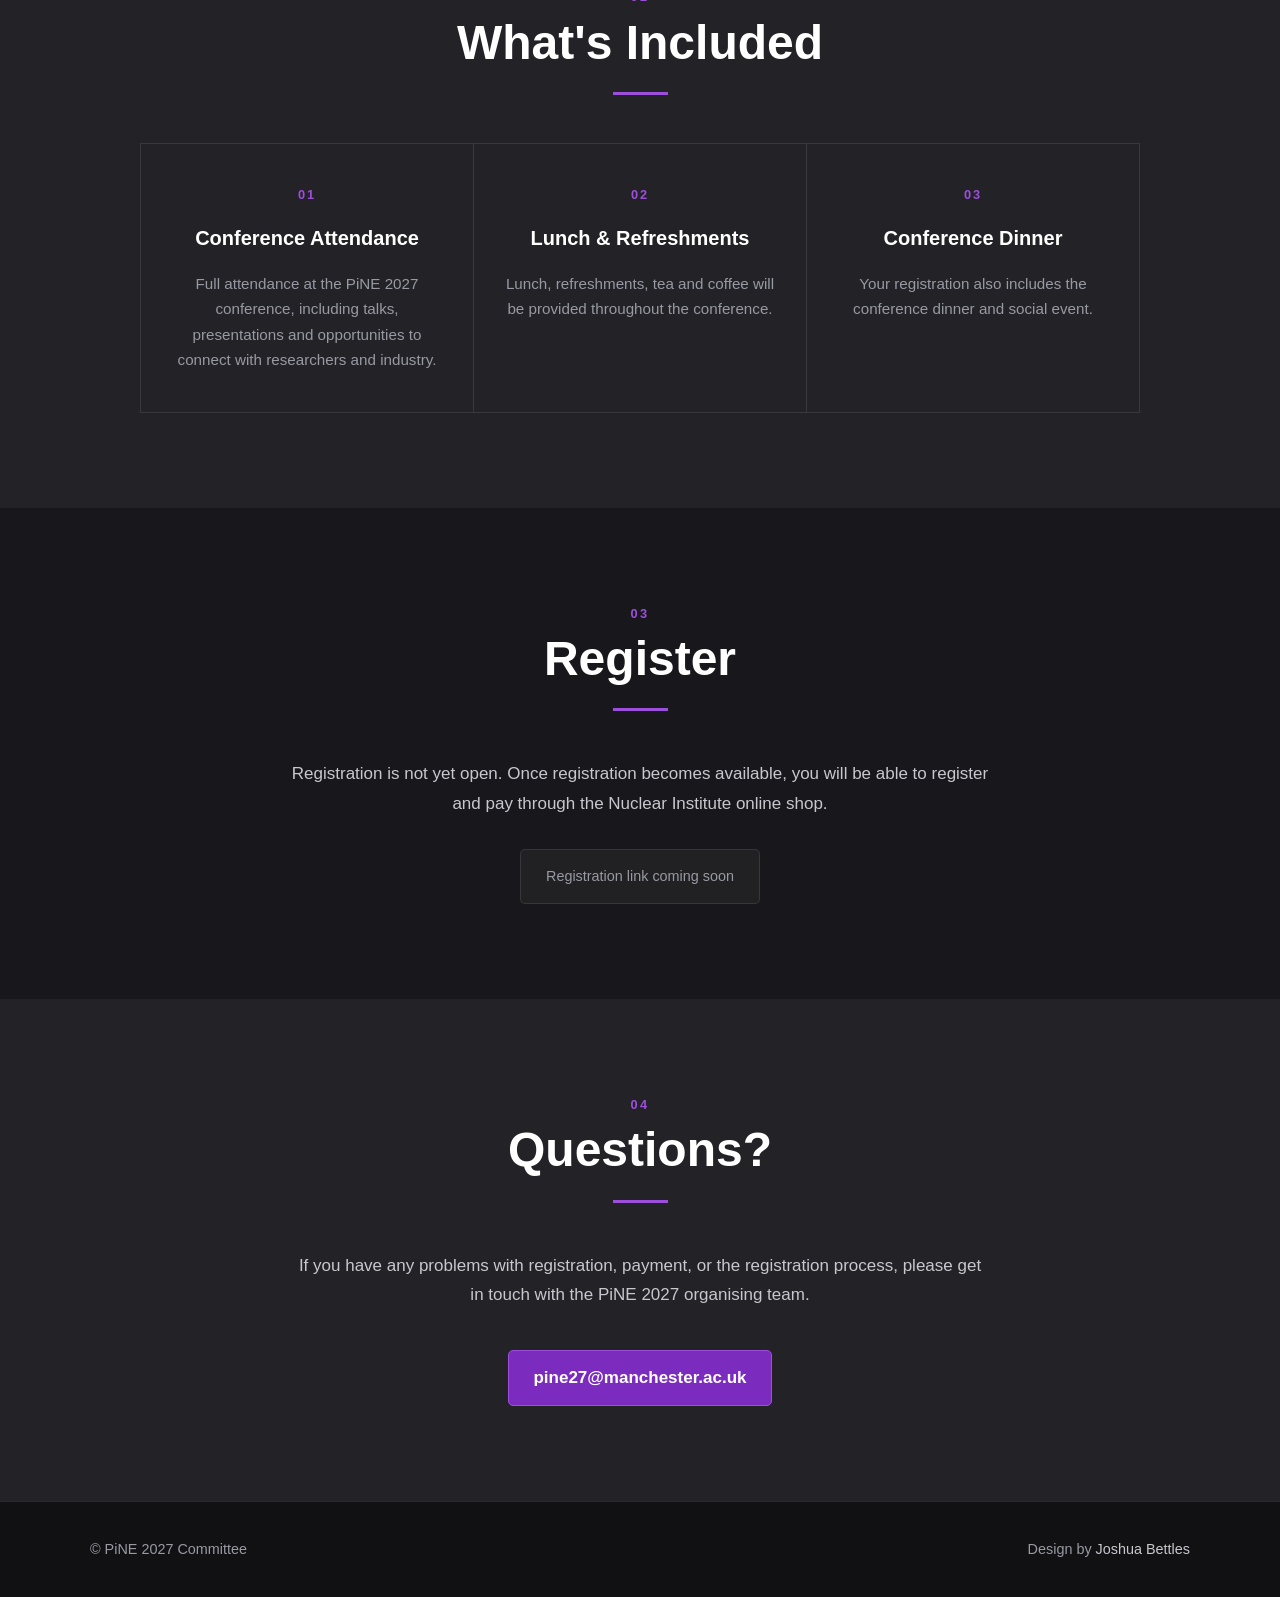
<file: registration/index.html>
<!DOCTYPE html>
<html lang="en">

<head>
    <meta charset="UTF-8">

    <meta name="viewport" content="width=device-width, initial-scale=1.0">

    <title>PiNE 2027 | Registration</title>

    <meta name="description"
          content="Register for PiNE 2027 – Postdocs and Industry in Nuclear Energy at The University of Manchester. Registration information, conference fees and attendance details.">

    <meta name="keywords"
          content="PiNE 2027, Postdocs and Industry in Nuclear Energy, nuclear conference registration, nuclear energy conference, University of Manchester">

    <meta name="author" content="PiNE 2027 Committee">
    <meta name="robots" content="index, follow">
    <meta name="resource-type" content="document">
    <meta name="distribution" content="global">

    <link rel="canonical"
          href="https://pine2027.github.io/registration/">

    <link rel="shortcut icon"
          type="image/png"
          href="/assets/Uni_logo.png">

    <link rel="stylesheet"
          type="text/css"
          media="all"
          href="/assets/main.css">

    <!-- Open Graph -->
    <meta property="og:type" content="website">
    <meta property="og:title"
          content="PiNE 2027 | Registration">
    <meta property="og:description"
          content="Registration information for PiNE 2027 – Postdocs and Industry in Nuclear Energy at The University of Manchester.">
    <meta property="og:url"
          content="https://pine2027.github.io/registration/">
    <meta property="og:image"
          content="https://pine2027.github.io/assets/NEST-Jake6-Fran.jpg">
    <meta property="og:site_name"
          content="PiNE 2027">

    <!-- Twitter / X -->
    <meta name="twitter:card"
          content="summary_large_image">
    <meta name="twitter:title"
          content="PiNE 2027 | Registration">
    <meta name="twitter:description"
          content="Registration information for PiNE 2027 – Postdocs and Industry in Nuclear Energy.">
    <meta name="twitter:image"
          content="https://pine2027.github.io/assets/NEST-Jake6-Fran.jpg">
</head>


<body>


    <!-- =====================================================
         STICKY NAVIGATION
         ===================================================== -->

    <nav class="navigation" aria-label="Main navigation">

        <div class="navigation-inner">

            <a class="nav-brand" href="/" aria-label="PiNE 2027 home">
                <img src="/assets/pine_logo.png" alt="PiNE 2027" class="nav-logo">
            </a>

            <div class="nav-links">

                <a title="Conference Home Page"
                   href="/">
                    Home
                </a>

                <a title="Abstract Submission"
                   href="/abstract/">
                    Abstract Submission
                </a>

                <a class="current"
                   title="Register for the Conference"
                   href="/registration/"
                   aria-current="page">
                    Registration
                </a>

                <a title="Conference Programme"
                   href="/programme/">
                    Programme
                </a>

                <a title="Contact information"
                   href="/contact/">
                    Contact Us
                </a>

            </div>

        </div>

    </nav>


    <!-- =====================================================
         FULL WIDTH BANNER
         ===================================================== -->

    <header class="banner">

        <img src="/assets/NEST-Jake6-Fran.jpg"
             alt="PiNE 2027">

        <div class="banner-overlay"></div>

        <div class="banner-content">

            <p class="banner-label">
                THE UNIVERSITY OF MANCHESTER
            </p>

            <h1>
                PiNE 2027
            </h1>

            <p class="banner-title">
                Postdocs and Industry in Nuclear Energy
            </p>

            <div class="banner-divider"></div>

            <p class="banner-date">
                6<sup>th</sup> - 7<sup>th</sup> April 2027
            </p>

            <p class="banner-location">
                Manchester, United Kingdom
            </p>

        </div>

    </header>


    <main>


        <!-- =================================================
             REGISTRATION INFORMATION
             ================================================= -->

        <section class="section section-dark">

            <div class="content">

                <p class="section-number">
                    01
                </p>

                <h2>
                    Registration
                </h2>

                <div class="heading-line"></div>


                <div class="registration-content">

                    <div class="registration-status">
                        Registration will open soon!
                    </div>


                    <p>
                        Registration for PiNE 2027 will include access to
                        the conference programme, refreshments, lunch,
                        and the conference dinner and social.
                    </p>

                    <p>
                        The registration fee is:
                    </p>


                    <div class="registration-price">
                        £150
                    </div>


                    <p>
                        Registration will close on
                        <strong>29<sup>th</sup> March 2027</strong>.
                    </p>

                </div>

            </div>

        </section>


        <!-- =================================================
             WHAT'S INCLUDED
             ================================================= -->

        <section class="section section-alt">

            <div class="content">

                <p class="section-number">
                    02
                </p>

                <h2>
                    What's Included
                </h2>

                <div class="heading-line"></div>


                <div class="registration-includes">

                    <div class="include-item">

                        <div class="include-number">
                            01
                        </div>

                        <h3>
                            Conference Attendance
                        </h3>

                        <p>
                            Full attendance at the PiNE 2027 conference,
                            including talks, presentations and opportunities
                            to connect with researchers and industry.
                        </p>

                    </div>


                    <div class="include-item">

                        <div class="include-number">
                            02
                        </div>

                        <h3>
                            Lunch & Refreshments
                        </h3>

                        <p>
                            Lunch, refreshments, tea and coffee will be
                            provided throughout the conference.
                        </p>

                    </div>


                    <div class="include-item">

                        <div class="include-number">
                            03
                        </div>

                        <h3>
                            Conference Dinner
                        </h3>

                        <p>
                            Your registration also includes the conference
                            dinner and social event.
                        </p>

                    </div>

                </div>

            </div>

        </section>


        <!-- =================================================
             REGISTRATION
             ================================================= -->

        <section class="section section-dark">

            <div class="content">

                <p class="section-number">
                    03
                </p>

                <h2>
                    Register
                </h2>

                <div class="heading-line"></div>


                <div class="registration-action">

                    <p>
                        Registration is not yet open.
                        Once registration becomes available,
                        you will be able to register and pay through
                        the Nuclear Institute online shop.
                    </p>


                    <!--
                    Uncomment once the payment link is available.

                    <a class="registration-button"
                       href="YOUR_REGISTRATION_LINK"
                       target="_blank"
                       rel="noopener noreferrer">

                        Register and Pay

                    </a>

                    -->


                    <div class="registration-coming-soon">
                        Registration link coming soon
                    </div>

                </div>

            </div>

        </section>


        <!-- =================================================
             QUESTIONS
             ================================================= -->

        <section class="section section-alt">

            <div class="content">

                <p class="section-number">
                    04
                </p>

                <h2>
                    Questions?
                </h2>

                <div class="heading-line"></div>


                <div class="registration-contact">

                    <p>
                        If you have any problems with registration,
                        payment, or the registration process, please
                        get in touch with the PiNE 2027 organising team.
                    </p>

                    <a class="email-link"
                       href="mailto:pine27@manchester.ac.uk">

                        pine27@manchester.ac.uk

                    </a>

                </div>

            </div>

        </section>

    </main>


    <!-- =====================================================
         FOOTER
         ===================================================== -->

    <footer>

        <div class="footer-inner">

            <p>
                &copy; PiNE 2027 Committee
            </p>

            <p>
                Design by
                <a href="https://github.com/joshua-bettles"
                   target="_blank"
                   rel="noopener">
                    Joshua Bettles
                </a>
            </p>

        </div>

    </footer>


</body>
</html>
</file>
<file: assets/main.css>
/* =========================================================
   PiNE 2027
   Main stylesheet
   ========================================================= */


/* ---------------------------------------------------------
   VARIABLES
   --------------------------------------------------------- */

:root {
    --background-dark: #18181c;
    --background-darker: #111114;
    --background-light: #222227;

    --purple: #7b2cbf;
    --purple-light: #9d4edd;
    --purple-bright: #b76cff;

    --text: #f2f2f4;
    --text-soft: #c7c7cd;
    --text-muted: #9999a3;

    --border: rgba(255, 255, 255, 0.10);

    --content-width: 1100px;
}


/* ---------------------------------------------------------
   RESET
   --------------------------------------------------------- */

* {
    box-sizing: border-box;
}

html {
    scroll-behavior: smooth;
}

body {
    margin: 0;
    padding: 0;

    background: var(--background-dark);
    color: var(--text);

    font-family:
        "Segoe UI",
        Roboto,
        Helvetica,
        Arial,
        sans-serif;

    font-size: 17px;
    line-height: 1.75;
}


/* ---------------------------------------------------------
   LINKS
   --------------------------------------------------------- */

a {
    color: var(--purple-bright);
    text-decoration: none;
    transition:
        color 0.2s ease,
        background-color 0.2s ease,
        border-color 0.2s ease;
}

a:hover {
    color: #d19cff;
}


/* ---------------------------------------------------------
   STICKY NAVIGATION
   --------------------------------------------------------- */

.navigation {
    position: sticky;
    top: 0;
    z-index: 1000;

    width: 100%;

    background: rgba(17, 17, 20, 0.96);
    border-bottom: 1px solid var(--border);

    backdrop-filter: blur(10px);
    -webkit-backdrop-filter: blur(10px);
}

.navigation-inner {
    max-width: var(--content-width);
    margin: 0 auto;

    min-height: 68px;

    display: flex;
    align-items: center;
    justify-content: space-between;

    padding: 0 25px;
}

.nav-brand {
    color: white;
    font-size: 1.25rem;
    font-weight: 700;
    letter-spacing: 0.04em;
    white-space: nowrap;
}

.nav-brand:hover {
    color: var(--purple-bright);
}

.nav-links {
    display: flex;
    align-items: stretch;
    gap: 4px;
}

.nav-links a {
    display: flex;
    align-items: center;

    min-height: 68px;

    padding: 0 16px;

    color: var(--text-soft);

    font-size: 0.92rem;
    font-weight: 600;

    border-bottom: 3px solid transparent;
}

.nav-links a:hover {
    color: white;
    background: rgba(123, 44, 191, 0.12);
}

.nav-links a.current {
    color: white;
    border-bottom-color: var(--purple-light);
    background: rgba(123, 44, 191, 0.10);
}


/* ---------------------------------------------------------
   FULL WIDTH BANNER
   --------------------------------------------------------- */

.banner {
    position: relative;

    width: 100%;
    height: min(650px, 75vh);

    min-height: 480px;

    overflow: hidden;

    background: #111;
}

.banner img {
    position: absolute;

    inset: 0;

    width: 100%;
    height: 100%;

    object-fit: cover;
    object-position: center;
}

.banner-overlay {
    position: absolute;

    inset: 0;

    background:
        linear-gradient(
            90deg,
            rgba(10, 10, 13, 0.82) 0%,
            rgba(10, 10, 13, 0.52) 45%,
            rgba(10, 10, 13, 0.68) 100%
        );

    z-index: 1;
}

.banner-content {
    position: relative;
    z-index: 2;

    width: min(1100px, 90%);

    height: 100%;

    margin: 0 auto;

    display: flex;
    flex-direction: column;

    justify-content: center;
    align-items: flex-start;
}

.banner-label {
    margin: 0 0 12px;

    color: var(--purple-bright);

    font-size: 0.85rem;
    font-weight: 700;

    letter-spacing: 0.18em;
    text-transform: uppercase;
}

.banner h1 {
    margin: 0;

    color: white;

    font-size: clamp(3.2rem, 8vw, 6.5rem);
    line-height: 0.95;

    font-weight: 800;
    letter-spacing: -0.04em;
}

.banner-title {
    max-width: 850px;

    margin: 22px 0 0;

    color: white;

    font-size: clamp(1.25rem, 2.5vw, 2rem);
    line-height: 1.3;

    font-weight: 400;
}

.banner-divider {
    width: 70px;
    height: 4px;

    margin: 30px 0 22px;

    background: var(--purple-light);
}

.banner-date {
    margin: 0;

    color: white;

    font-size: 1.15rem;
    font-weight: 700;
}

.banner-location {
    margin: 2px 0 0;

    color: var(--text-soft);

    font-size: 1rem;
}


/* ---------------------------------------------------------
   GENERAL SECTIONS
   --------------------------------------------------------- */

.section {
    width: 100%;

    padding: 95px 25px;
}

.section-dark {
    background: var(--background-dark);
}

.section-alt {
    background: var(--background-light);
}

.content {
    width: min(var(--content-width), 100%);

    margin: 0 auto;
}


/* ---------------------------------------------------------
   HEADINGS
   --------------------------------------------------------- */

.section-number {
    margin: 0 0 6px;

    color: var(--purple-light);

    font-size: 0.8rem;
    font-weight: 700;

    letter-spacing: 0.18em;
    text-align: center;
}

h2 {
    margin: 0;

    color: white;

    font-size: clamp(2rem, 4vw, 3rem);
    line-height: 1.15;

    font-weight: 700;

    text-align: center;
}

.heading-line {
    width: 55px;
    height: 3px;

    margin: 22px auto 48px;

    background: var(--purple-light);
}


/* ---------------------------------------------------------
   TEXT CONTENT
   --------------------------------------------------------- */

.text-content {
    max-width: 900px;

    margin: 0 auto;

    color: var(--text-soft);

    text-align: center;
}

.text-content p {
    margin: 0 0 24px;
}

.text-content p:last-child {
    margin-bottom: 0;
}

strong {
    color: white;
}


/* ---------------------------------------------------------
   KEY DATES
   --------------------------------------------------------- */

.dates {
    max-width: 950px;

    margin: 0 auto;

    display: grid;

    grid-template-columns: repeat(2, 1fr);

    border-top: 1px solid var(--border);
    border-left: 1px solid var(--border);
}

.date-item {
    min-height: 150px;

    padding: 30px;

    display: flex;
    flex-direction: column;

    justify-content: center;
    align-items: center;

    text-align: center;

    border-right: 1px solid var(--border);
    border-bottom: 1px solid var(--border);
}

.date-label {
    color: var(--text-muted);

    font-size: 0.85rem;
    font-weight: 600;

    letter-spacing: 0.08em;
    text-transform: uppercase;
}

.date-value {
    margin-top: 7px;

    color: white;

    font-size: 1.5rem;
    font-weight: 700;
}

.date-item:hover {
    background: rgba(123, 44, 191, 0.08);
}


/* ---------------------------------------------------------
   ORGANISERS
   --------------------------------------------------------- */

.organiser {
    max-width: 950px;

    margin: 0 auto;

    display: grid;

    grid-template-columns: 280px 1fr;

    gap: 60px;

    align-items: center;
}

.organiser-logo {
    display: block;

    width: 100%;
    max-width: 250px;

    height: auto;

    margin: 0 auto;
}

.organiser-text {
    color: var(--text-soft);
}

.organiser-text p {
    margin-top: 0;
    margin-bottom: 22px;
}

.organiser-text p:last-child {
    margin-bottom: 0;
}


/* ---------------------------------------------------------
   SPONSORS
   --------------------------------------------------------- */

.sponsor-content {
    max-width: 750px;

    margin: 0 auto;

    color: var(--text-soft);

    text-align: center;
}

.sponsor-content p {
    margin: 0 0 20px;
}

.email-link {
    display: inline-block;

    margin-top: 15px;

    padding: 12px 24px;

    color: white;

    background: var(--purple);

    border: 1px solid var(--purple-light);

    border-radius: 5px;

    font-weight: 700;
}

.email-link:hover {
    color: white;

    background: var(--purple-light);
}


/* ---------------------------------------------------------
   FOOTER
   --------------------------------------------------------- */

footer {
    background: var(--background-darker);

    border-top: 1px solid var(--border);

    padding: 35px 25px;
}

.footer-inner {
    max-width: var(--content-width);

    margin: 0 auto;

    display: flex;

    justify-content: space-between;
    align-items: center;

    gap: 20px;

    color: var(--text-muted);

    font-size: 0.9rem;
}

.footer-inner p {
    margin: 0;
}

.footer-inner a {
    color: var(--text-soft);
}

.footer-inner a:hover {
    color: var(--purple-bright);
}


/* ---------------------------------------------------------
   MOBILE
   --------------------------------------------------------- */

@media (max-width: 850px) {

    .navigation-inner {
        min-height: auto;

        padding: 12px 18px;

        flex-direction: column;
        gap: 8px;
    }

    .nav-links {
        width: 100%;

        justify-content: center;

        flex-wrap: wrap;
    }

    .nav-links a {
        min-height: 42px;

        padding: 6px 10px;

        border-bottom-width: 2px;

        font-size: 0.82rem;
    }

    .banner {
        height: 600px;
    }

    .banner-content {
        width: 88%;
    }

    .organiser {
        grid-template-columns: 1fr;

        gap: 40px;

        text-align: center;
    }

    .organiser-logo {
        max-width: 220px;
    }

    .organiser-text {
        text-align: center;
    }
}


@media (max-width: 600px) {

    body {
        font-size: 16px;
    }

    .navigation-inner {
        padding-left: 10px;
        padding-right: 10px;
    }

    .nav-brand {
        font-size: 1.1rem;
    }

    .nav-links {
        gap: 0;
    }

    .nav-links a {
        padding-left: 7px;
        padding-right: 7px;

        font-size: 0.75rem;
    }

    .banner {
        min-height: 500px;
        height: 75vh;
    }

    .banner-label {
        font-size: 0.7rem;
        letter-spacing: 0.12em;
    }

    .banner-title {
        font-size: 1.15rem;
    }

    .banner-divider {
        margin-top: 22px;
        margin-bottom: 18px;
    }

    .banner-date {
        font-size: 1rem;
    }

    .section {
        padding: 70px 20px;
    }

    .heading-line {
        margin-bottom: 35px;
    }

    .dates {
        grid-template-columns: 1fr;
    }

    .date-item {
        min-height: 120px;
        padding: 25px 15px;
    }

    .footer-inner {
        flex-direction: column;

        text-align: center;
    }
}

/* =========================================================
   REGISTRATION PAGE
   ========================================================= */

.registration-content {
    max-width: 800px;
    margin: 0 auto;

    text-align: center;
    color: var(--text-soft);
}

.registration-content p {
    margin: 0 auto 25px;
}


/* Registration status */

.registration-status {
    display: inline-block;

    margin-bottom: 35px;
    padding: 10px 22px;

    color: white;

    background: rgba(123, 44, 191, 0.18);

    border: 1px solid var(--purple);

    border-radius: 4px;

    font-weight: 700;
    letter-spacing: 0.02em;
}


/* Registration price */

.registration-price {
    margin: 20px 0 35px;

    color: white;

    font-size: clamp(3rem, 7vw, 5rem);
    line-height: 1;

    font-weight: 800;
    letter-spacing: -0.04em;
}

.registration-price::after {
    content: " registration fee";

    display: block;

    margin-top: 12px;

    color: var(--text-muted);

    font-size: 0.9rem;
    font-weight: 500;

    letter-spacing: 0.08em;
    text-transform: uppercase;
}


/* What's included */

.registration-includes {
    max-width: 1000px;

    margin: 0 auto;

    display: grid;

    grid-template-columns: repeat(3, 1fr);

    border-top: 1px solid var(--border);
    border-left: 1px solid var(--border);
}

.include-item {
    padding: 40px 30px;

    text-align: center;

    border-right: 1px solid var(--border);
    border-bottom: 1px solid var(--border);
}

.include-number {
    margin-bottom: 15px;

    color: var(--purple-light);

    font-size: 0.8rem;
    font-weight: 700;

    letter-spacing: 0.15em;
}

.include-item h3 {
    margin: 0 0 15px;

    color: white;

    font-size: 1.25rem;
}

.include-item p {
    margin: 0;

    color: var(--text-muted);

    font-size: 0.95rem;
    line-height: 1.65;
}


/* Registration action */

.registration-action {
    max-width: 700px;

    margin: 0 auto;

    color: var(--text-soft);

    text-align: center;
}

.registration-action p {
    margin: 0 0 30px;
}


/* Actual registration button */

.registration-button {
    display: inline-block;

    padding: 15px 32px;

    color: white;

    background: var(--purple);

    border: 1px solid var(--purple-light);
    border-radius: 5px;

    font-weight: 700;

    transition:
        background 0.2s ease,
        transform 0.2s ease;
}

.registration-button:hover {
    color: white;

    background: var(--purple-light);

    transform: translateY(-2px);
}


/* Coming soon placeholder */

.registration-coming-soon {
    display: inline-block;

    padding: 14px 25px;

    color: var(--text-muted);

    background: rgba(255, 255, 255, 0.04);

    border: 1px solid var(--border);

    border-radius: 5px;

    font-size: 0.9rem;
}


/* Contact */

.registration-contact {
    max-width: 700px;

    margin: 0 auto;

    color: var(--text-soft);

    text-align: center;
}

.registration-contact p {
    margin: 0 0 25px;
}


/* ---------------------------------------------------------
   REGISTRATION MOBILE
   --------------------------------------------------------- */

@media (max-width: 700px) {

    .registration-includes {
        grid-template-columns: 1fr;
    }

    .include-item {
        padding: 35px 25px;
    }

}

/* =========================================================
   ABSTRACT SUBMISSION PAGE
   ========================================================= */


/* ---------------------------------------------------------
   INTRO
   --------------------------------------------------------- */

.abstract-intro {
    max-width: 800px;

    margin: 0 auto;

    color: var(--text-soft);

    text-align: center;
}

.abstract-intro p {
    margin: 0 0 22px;
}

.abstract-intro p:last-child {
    margin-bottom: 0;
}


/* ---------------------------------------------------------
   ABSTRACT CATEGORIES
   --------------------------------------------------------- */

.abstract-categories {
    max-width: 1000px;

    margin: 0 auto;

    display: grid;

    grid-template-columns: repeat(2, 1fr);

    border-top: 1px solid var(--border);
    border-left: 1px solid var(--border);
}

.abstract-category {
    min-height: 100px;

    padding: 25px 30px;

    display: flex;

    align-items: center;
    justify-content: center;

    color: white;

    text-align: center;

    font-size: 1rem;
    font-weight: 600;

    border-right: 1px solid var(--border);
    border-bottom: 1px solid var(--border);

    transition:
        background 0.2s ease,
        color 0.2s ease;
}

.abstract-category:hover {
    color: white;

    background: rgba(123, 44, 191, 0.14);
}

.abstract-category span {
    margin-left: 6px;

    color: var(--text-muted);

    font-size: 0.85rem;
    font-weight: 400;
}


/* ---------------------------------------------------------
   ABSTRACT SUBMISSION
   --------------------------------------------------------- */

.abstract-submission {
    max-width: 750px;

    margin: 0 auto;

    color: var(--text-soft);

    text-align: center;
}

.abstract-submission > p {
    margin: 0 0 25px;
}


/* Submission status */

.submission-status {
    display: inline-block;

    margin: 10px 0 30px;

    padding: 13px 25px;

    color: white;

    background: rgba(123, 44, 191, 0.18);

    border: 1px solid var(--purple);

    border-radius: 5px;

    font-weight: 700;
}


/* Actual submission button */

.submission-button {
    display: inline-block;

    margin: 10px 0 30px;

    padding: 15px 32px;

    color: white;

    background: var(--purple);

    border: 1px solid var(--purple-light);
    border-radius: 5px;

    font-weight: 700;

    transition:
        background 0.2s ease,
        transform 0.2s ease;
}

.submission-button:hover {
    color: white;

    background: var(--purple-light);

    transform: translateY(-2px);
}


/* Small note */

.submission-note {
    color: var(--text-muted);

    font-size: 0.9rem;
}


/* ---------------------------------------------------------
   PRESENTATION FORMAT
   --------------------------------------------------------- */

.presentation-content {
    max-width: 800px;

    margin: 0 auto;

    color: var(--text-soft);

    text-align: center;
}

.presentation-content p {
    margin: 0 0 24px;
}

.presentation-content p:last-child {
    margin-bottom: 0;
}


/* ---------------------------------------------------------
   DEADLINE
   --------------------------------------------------------- */

.deadline {
    max-width: 700px;

    margin: 50px auto 0;

    padding: 28px;

    display: flex;

    align-items: center;
    justify-content: space-between;

    gap: 20px;

    border-top: 1px solid var(--border);
    border-bottom: 1px solid var(--border);
}

.deadline-label {
    color: var(--text-muted);

    font-size: 0.85rem;
    font-weight: 600;

    letter-spacing: 0.08em;
    text-transform: uppercase;
}

.deadline-value {
    color: white;

    font-size: 1.4rem;
    font-weight: 700;
}


/* ---------------------------------------------------------
   BURSARIES
   --------------------------------------------------------- */

.bursary-content {
    max-width: 800px;

    margin: 0 auto;

    color: var(--text-soft);

    text-align: center;
}

.bursary-content p {
    margin: 0 0 24px;
}


/* ---------------------------------------------------------
   ABSTRACT MOBILE
   --------------------------------------------------------- */

@media (max-width: 700px) {

    .abstract-categories {
        grid-template-columns: 1fr;
    }

    .abstract-category {
        min-height: 80px;

        padding: 22px 20px;
    }

    .deadline {
        flex-direction: column;

        text-align: center;
    }

}

/* =========================================================
   PROGRAMME PAGE
   ========================================================= */


/* ---------------------------------------------------------
   INTRO
   --------------------------------------------------------- */

.programme-intro {
    max-width: 800px;

    margin: 0 auto;

    color: var(--text-soft);

    text-align: center;
}

.programme-intro p {
    margin: 0 0 24px;
}

.programme-intro p:last-child {
    margin-bottom: 0;
}


/* ---------------------------------------------------------
   PROGRAMME STATUS
   --------------------------------------------------------- */

.programme-status {
    display: table;

    margin: 45px auto 0;

    padding: 13px 26px;

    color: white;

    background: rgba(123, 44, 191, 0.18);

    border: 1px solid var(--purple);

    border-radius: 5px;

    font-weight: 700;
}


/* ---------------------------------------------------------
   WHAT TO EXPECT
   --------------------------------------------------------- */

.programme-items {
    max-width: 1000px;

    margin: 0 auto;

    display: grid;

    grid-template-columns: repeat(3, 1fr);

    border-top: 1px solid var(--border);
    border-left: 1px solid var(--border);
}

.programme-item {
    padding: 40px 30px;

    text-align: center;

    border-right: 1px solid var(--border);
    border-bottom: 1px solid var(--border);
}

.programme-item-number {
    margin-bottom: 14px;

    color: var(--purple-light);

    font-size: 0.8rem;
    font-weight: 700;

    letter-spacing: 0.15em;
}

.programme-item h3 {
    margin: 0 0 15px;

    color: white;

    font-size: 1.2rem;
}

.programme-item p {
    margin: 0;

    color: var(--text-muted);

    font-size: 0.95rem;
    line-height: 1.65;
}


/* ---------------------------------------------------------
   CATERING
   --------------------------------------------------------- */

.catering-content {
    max-width: 800px;

    margin: 0 auto;

    color: var(--text-soft);

    text-align: center;
}

.catering-content p {
    margin: 0 0 24px;
}


/* Conference dinner */

.dinner-date {
    max-width: 650px;

    margin: 40px auto 0;

    padding: 25px 30px;

    display: flex;

    justify-content: space-between;
    align-items: center;

    gap: 20px;

    border-top: 1px solid var(--border);
    border-bottom: 1px solid var(--border);
}

.dinner-date span {
    color: var(--text-muted);

    font-size: 0.85rem;
    font-weight: 600;

    letter-spacing: 0.08em;
    text-transform: uppercase;
}

.dinner-date strong {
    color: white;

    font-size: 1.3rem;
}


/* ---------------------------------------------------------
   DIETARY REQUIREMENTS
   --------------------------------------------------------- */

.dietary-content {
    max-width: 750px;

    margin: 0 auto;

    color: var(--text-soft);

    text-align: center;
}

.dietary-content p {
    margin: 0 0 24px;
}

.dietary-content p:last-child {
    margin-bottom: 0;
}


/* ---------------------------------------------------------
   PROGRAMME MOBILE
   --------------------------------------------------------- */

@media (max-width: 750px) {

    .programme-items {
        grid-template-columns: 1fr;
    }

    .programme-item {
        padding: 35px 25px;
    }

    .dinner-date {
        flex-direction: column;

        text-align: center;
    }

}

/* =========================================================
   CONTACT PAGE
   ========================================================= */


/* ---------------------------------------------------------
   CONTACT
   --------------------------------------------------------- */

.contact-content {
    max-width: 750px;

    margin: 0 auto;

    color: var(--text-soft);

    text-align: center;
}

.contact-content p {
    margin: 0 0 28px;
}


/* ---------------------------------------------------------
   DIRECTIONS
   --------------------------------------------------------- */

.directions-content {
    max-width: 800px;

    margin: 0 auto;

    color: var(--text-soft);

    text-align: center;
}

.directions-content p {
    margin: 0 0 24px;
}

.directions-content p:last-child {
    margin-bottom: 0;
}


/* ---------------------------------------------------------
   ADDRESS
   --------------------------------------------------------- */

.address {
    max-width: 500px;

    margin: 45px auto 0;

    padding: 30px;

    text-align: center;

    border-top: 1px solid var(--border);
    border-bottom: 1px solid var(--border);
}

.address-label {
    display: block;

    margin-bottom: 12px;

    color: var(--purple-light);

    font-size: 0.8rem;
    font-weight: 700;

    letter-spacing: 0.12em;
    text-transform: uppercase;
}

.address address {
    color: white;

    font-style: normal;

    line-height: 1.7;
}


/* ---------------------------------------------------------
   MAP
   --------------------------------------------------------- */

.map-content {
    max-width: 1000px;

    margin: 0 auto;

    text-align: center;
}

.map-content > p {
    max-width: 750px;

    margin: 0 auto 35px;

    color: var(--text-soft);
}

.map-wrapper {
    width: 100%;

    overflow: hidden;

    border: 1px solid var(--border);
}

.map-wrapper iframe {
    display: block;

    width: 100%;

    height: 450px;

    border: 0;
}


/* ---------------------------------------------------------
   FINAL CONTACT CTA
   --------------------------------------------------------- */

.contact-final {
    max-width: 700px;

    margin: 0 auto;

    color: var(--text-soft);

    text-align: center;
}

.contact-final p {
    margin: 0 0 12px;
}

.contact-final .email-link {
    margin-top: 25px;
}


/* ---------------------------------------------------------
   CONTACT MOBILE
   --------------------------------------------------------- */

@media (max-width: 600px) {

    .map-wrapper iframe {
        height: 350px;
    }

    .address {
        padding: 25px 15px;
    }

}

.nav-logo {
    height: 60px;
    width: auto;
    display: block;
}

.nav-brand {
    display: inline-flex;
    align-items: center;
}
</file>
